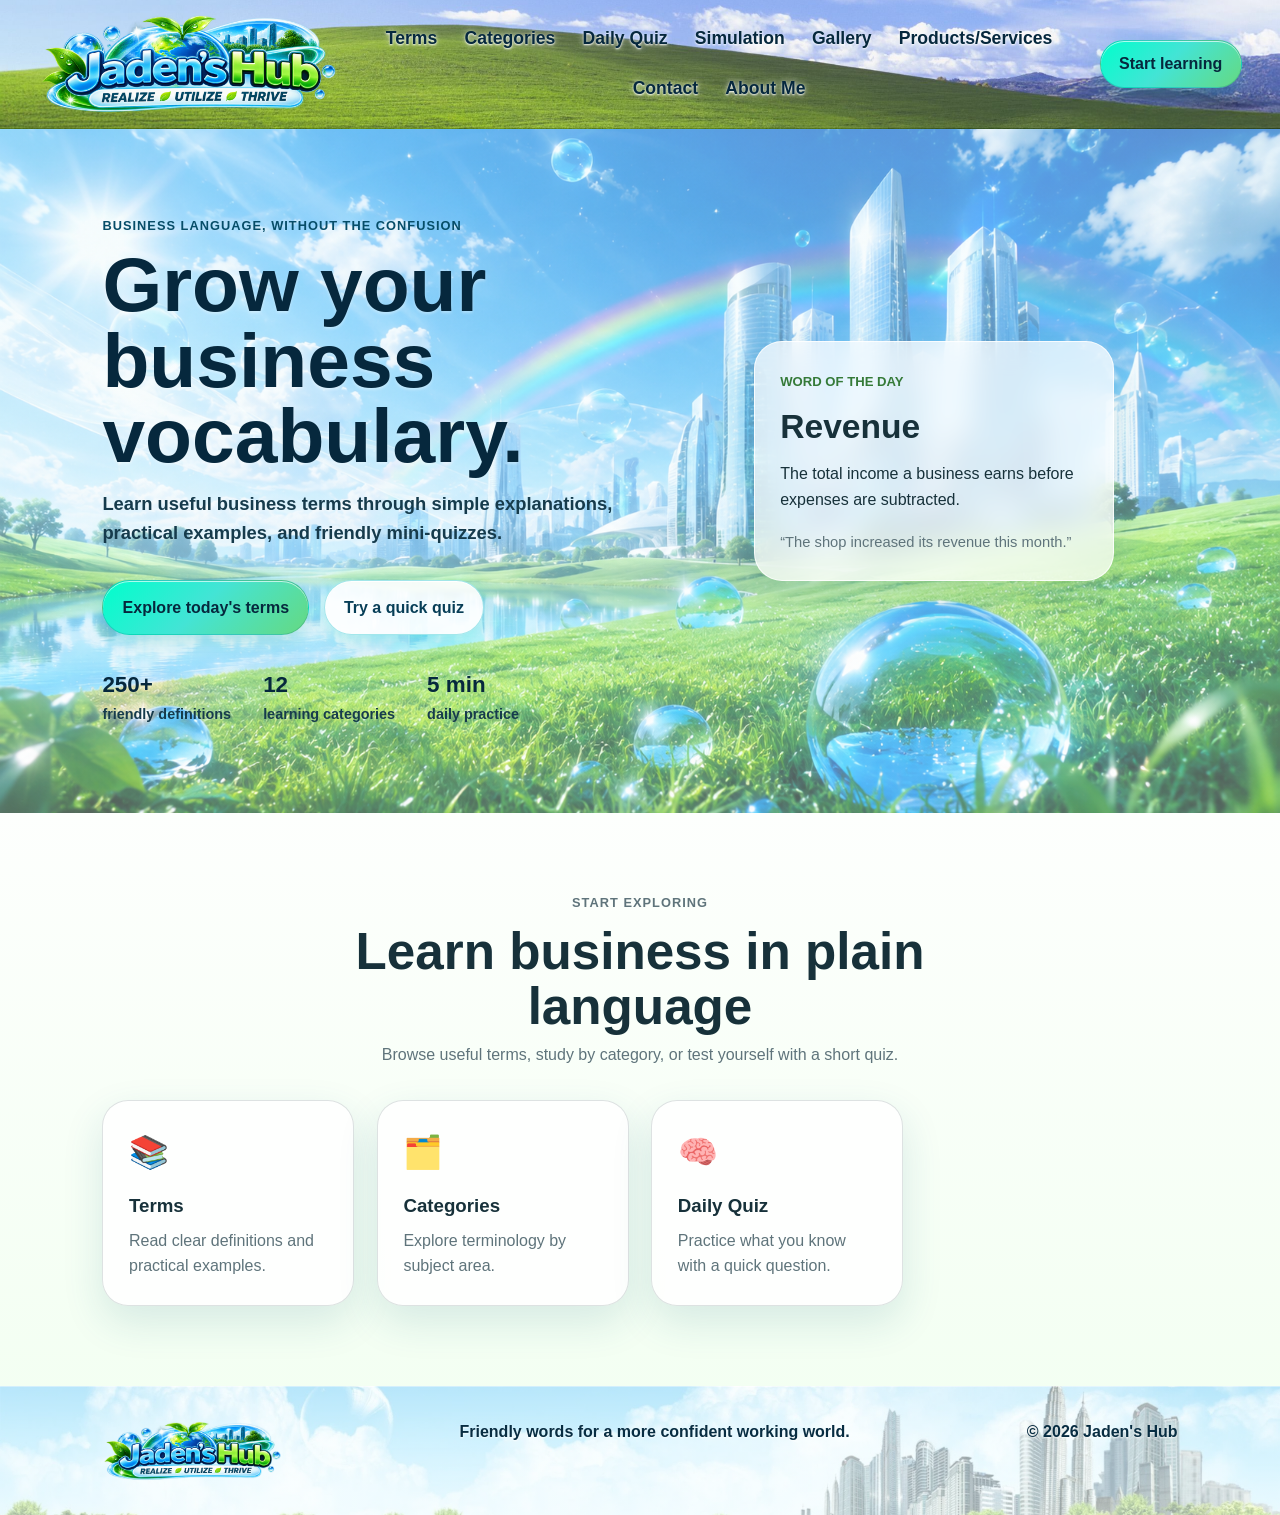
<file: index.html>
<!DOCTYPE html>
<html lang="en">
<head>
  <meta charset="UTF-8">
  <meta name="viewport" content="width=device-width, initial-scale=1.0">
  <meta name="description" content="Learn business terminology through friendly definitions, examples, and quizzes.">
  <title>Jaden's Hub - Business Terms Made Friendly</title>
  <link rel="stylesheet" href="Stylesheet.css">
</head>
<body>
  <header class="site-header">
    <a class="brand" href="index.html" aria-label="Jaden's Hub home">
      <span class="brand-icon" aria-hidden="true">🌱</span>
      <span>Jaden's Hub</span>
    </a>

    <button class="mobile-menu-toggle" type="button" aria-label="Open navigation menu" aria-expanded="false" aria-controls="mobile-navigation"><span class="hamburger-lines" aria-hidden="true"><span></span><span></span><span></span></span></button>
    <nav class="main-nav" id="mobile-navigation" aria-label="Main navigation">
      <a href="terms.html">Terms</a>
      <a href="categories.html">Categories</a>
      <a href="quiz.html">Daily Quiz</a>
      <a href="simulation.html">Simulation</a>
      <a href="gallery.html">Gallery</a>
      <a href="services.html">Products/Services</a>
      <a href="contact.html">Contact</a>
      <a href="about.html">About Me</a>
    </nav>

    <a class="button button-small" href="terms.html">Start learning</a>
  </header>
  <main>
    <section class="hero" id="home">
      <div class="bubble bubble-one" aria-hidden="true"></div>
      <div class="bubble bubble-two" aria-hidden="true"></div>
      <div class="bubble bubble-three" aria-hidden="true"></div>

      <div class="hero-content">
        <p class="eyebrow">Business language, without the confusion</p>
        <h1>Grow your business vocabulary.</h1>

        <p class="hero-description">
          Learn useful business terms through simple explanations,
          practical examples, and friendly mini-quizzes.
        </p>

        <div class="hero-actions">
          <a class="button" href="terms.html">Explore today's terms</a>
          <a class="button button-secondary quick-quiz-glow" href="quiz.html">Try a quick quiz</a>
        </div>

        <div class="learning-stats" aria-label="Learning statistics">
          <div>
            <strong>250+</strong>
            <span>friendly definitions</span>
          </div>
          <div>
            <strong>12</strong>
            <span>learning categories</span>
          </div>
          <div>
            <strong>5 min</strong>
            <span>daily practice</span>
          </div>
        </div>
      </div>

      <div class="hero-visual" aria-label="A cheerful business learning scene">
        <div class="sun" aria-hidden="true"></div>
        <div class="cloud cloud-left" aria-hidden="true"></div>
        <div class="cloud cloud-right" aria-hidden="true"></div>

        <div class="glass-card featured-word">
          <span class="card-label">Word of the day</span>
          <h2>Revenue</h2>
          <p>The total income a business earns before expenses are subtracted.</p>
          <span class="example">“The shop increased its revenue this month.”</span>
        </div>

        <div class="hill hill-back" aria-hidden="true"></div>
        <div class="hill hill-front" aria-hidden="true"></div>
        <div class="water" aria-hidden="true"></div>
      </div>
    </section>

    <section class="section">
      <div class="section-heading centered">
        <p class="eyebrow">Start exploring</p>
        <h2>Learn business in plain language</h2>
        <p>
          Browse useful terms, study by category, or test yourself with a short quiz.
        </p>
      </div>

      <div class="category-grid">
        <a class="category-card finance" href="terms.html">
          <span aria-hidden="true">📚</span>
          <h3>Terms</h3>
          <p>Read clear definitions and practical examples.</p>
        </a>

        <a class="category-card marketing" href="categories.html">
          <span aria-hidden="true">🗂️</span>
          <h3>Categories</h3>
          <p>Explore terminology by subject area.</p>
        </a>

        <a class="category-card strategy" href="quiz.html">
          <span aria-hidden="true">🧠</span>
          <h3>Daily Quiz</h3>
          <p>Practice what you know with a quick question.</p>
        </a>
      </div>
    </section>
  </main>
  <footer class="site-footer">
    <a class="brand" href="index.html" aria-label="Jaden's Hub home">
      <span class="brand-icon" aria-hidden="true">🌱</span>
      <span>Jaden's Hub</span>
    </a>

    <p>Friendly words for a more confident working world.</p>
    <p>&copy; 2026 Jaden's Hub</p>
  </footer>
  <script src="mobile-menu.js" defer></script>
</body>
</html>
</file>
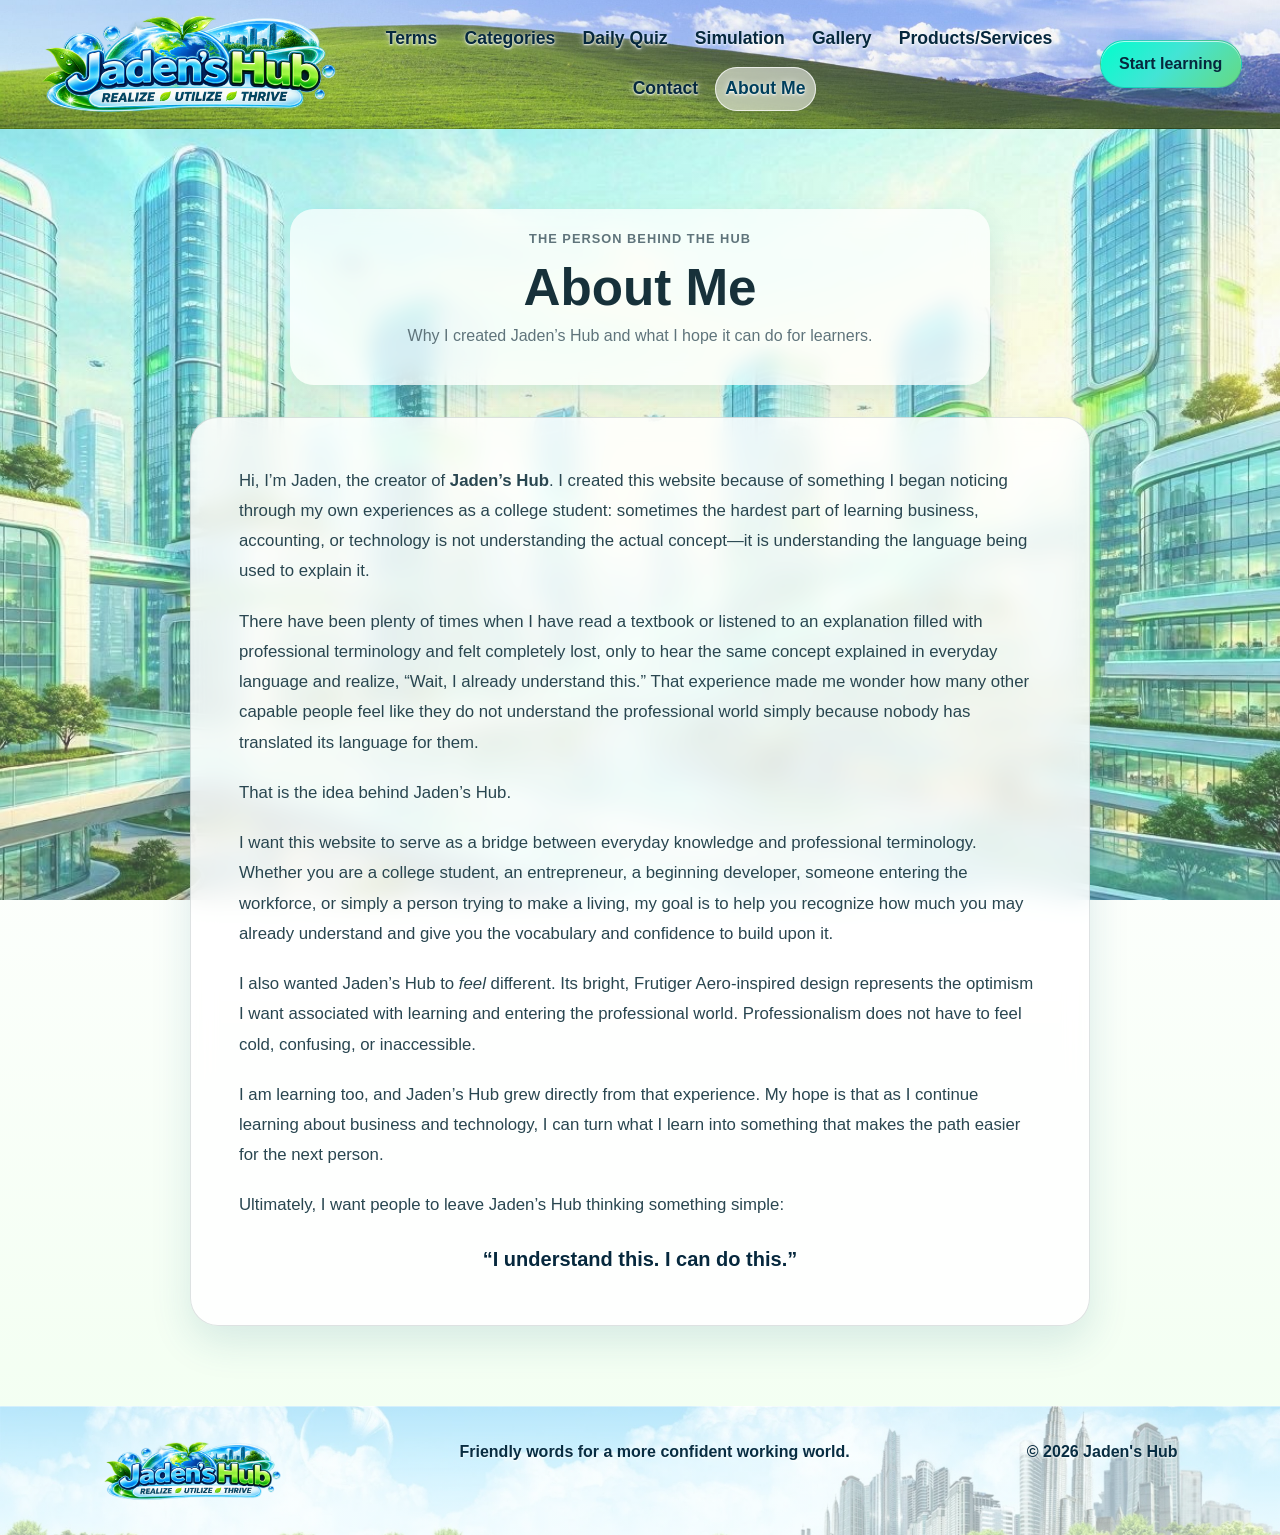
<file: about.html>
<!DOCTYPE html>
<html lang="en">
<head>
  <meta charset="UTF-8">
  <meta name="viewport" content="width=device-width, initial-scale=1.0">
  <meta name="description" content="Meet Jaden, the creator of Jaden's Hub, and learn why the site was created.">
  <title>About Me - Jaden's Hub</title>
  <link rel="stylesheet" href="Stylesheet.css">
</head>
<body>
  <header class="site-header">
    <a class="brand" href="index.html" aria-label="Jaden's Hub home">
      <span class="brand-icon" aria-hidden="true">🌱</span>
      <span>Jaden's Hub</span>
    </a>

    <button class="mobile-menu-toggle" type="button" aria-label="Open navigation menu" aria-expanded="false" aria-controls="mobile-navigation"><span class="hamburger-lines" aria-hidden="true"><span></span><span></span><span></span></span></button>
    <nav class="main-nav" id="mobile-navigation" aria-label="Main navigation">
      <a href="terms.html">Terms</a>
      <a href="categories.html">Categories</a>
      <a href="quiz.html">Daily Quiz</a>
      <a href="simulation.html">Simulation</a>
      <a href="gallery.html">Gallery</a>
      <a href="services.html">Products/Services</a>
      <a href="contact.html">Contact</a>
      <a href="about.html" aria-current="page">About Me</a>
    </nav>

    <a class="button button-small" href="terms.html">Start learning</a>
  </header>

  <main>
    <section class="section about-section">
      <div class="section-heading centered">
        <p class="eyebrow">The person behind the Hub</p>
        <h1>About Me</h1>
        <p>Why I created Jaden’s Hub and what I hope it can do for learners.</p>
      </div>

      <article class="about-card">
          <p>Hi, I’m Jaden, the creator of <strong>Jaden’s Hub</strong>. I created this website because of something I began noticing through my own experiences as a college student: sometimes the hardest part of learning business, accounting, or technology is not understanding the actual concept—it is understanding the language being used to explain it.</p>
          <p>There have been plenty of times when I have read a textbook or listened to an explanation filled with professional terminology and felt completely lost, only to hear the same concept explained in everyday language and realize, “Wait, I already understand this.” That experience made me wonder how many other capable people feel like they do not understand the professional world simply because nobody has translated its language for them.</p>
          <p>That is the idea behind Jaden’s Hub.</p>
          <p>I want this website to serve as a bridge between everyday knowledge and professional terminology. Whether you are a college student, an entrepreneur, a beginning developer, someone entering the workforce, or simply a person trying to make a living, my goal is to help you recognize how much you may already understand and give you the vocabulary and confidence to build upon it.</p>
          <p>I also wanted Jaden’s Hub to <em>feel</em> different. Its bright, Frutiger Aero-inspired design represents the optimism I want associated with learning and entering the professional world. Professionalism does not have to feel cold, confusing, or inaccessible.</p>
          <p>I am learning too, and Jaden’s Hub grew directly from that experience. My hope is that as I continue learning about business and technology, I can turn what I learn into something that makes the path easier for the next person.</p>
          <p>Ultimately, I want people to leave Jaden’s Hub thinking something simple:</p>
          <p><strong>“I understand this. I can do this.”</strong></p>
      </article>
    </section>
  </main>

  <footer class="site-footer">
    <a class="brand" href="index.html" aria-label="Jaden's Hub home">
      <span class="brand-icon" aria-hidden="true">🌱</span>
      <span>Jaden's Hub</span>
    </a>

    <nav class="footer-nav" aria-label="Footer navigation">
      <a href="terms.html">Terms</a>
      <a href="categories.html">Categories</a>
      <a href="quiz.html">Daily Quiz</a>
      <a href="simulation.html">Simulation</a>
      <a href="gallery.html">Gallery</a>
      <a href="services.html">Products/Services</a>
      <a href="contact.html">Contact</a>
      <a href="about.html" aria-current="page">About Me</a>
    </nav>

    <p>Friendly words for a more confident working world.</p>
    <p>&copy; 2026 Jaden's Hub</p>
  </footer>
  <script src="mobile-menu.js" defer></script>
</body>
</html>
</file>
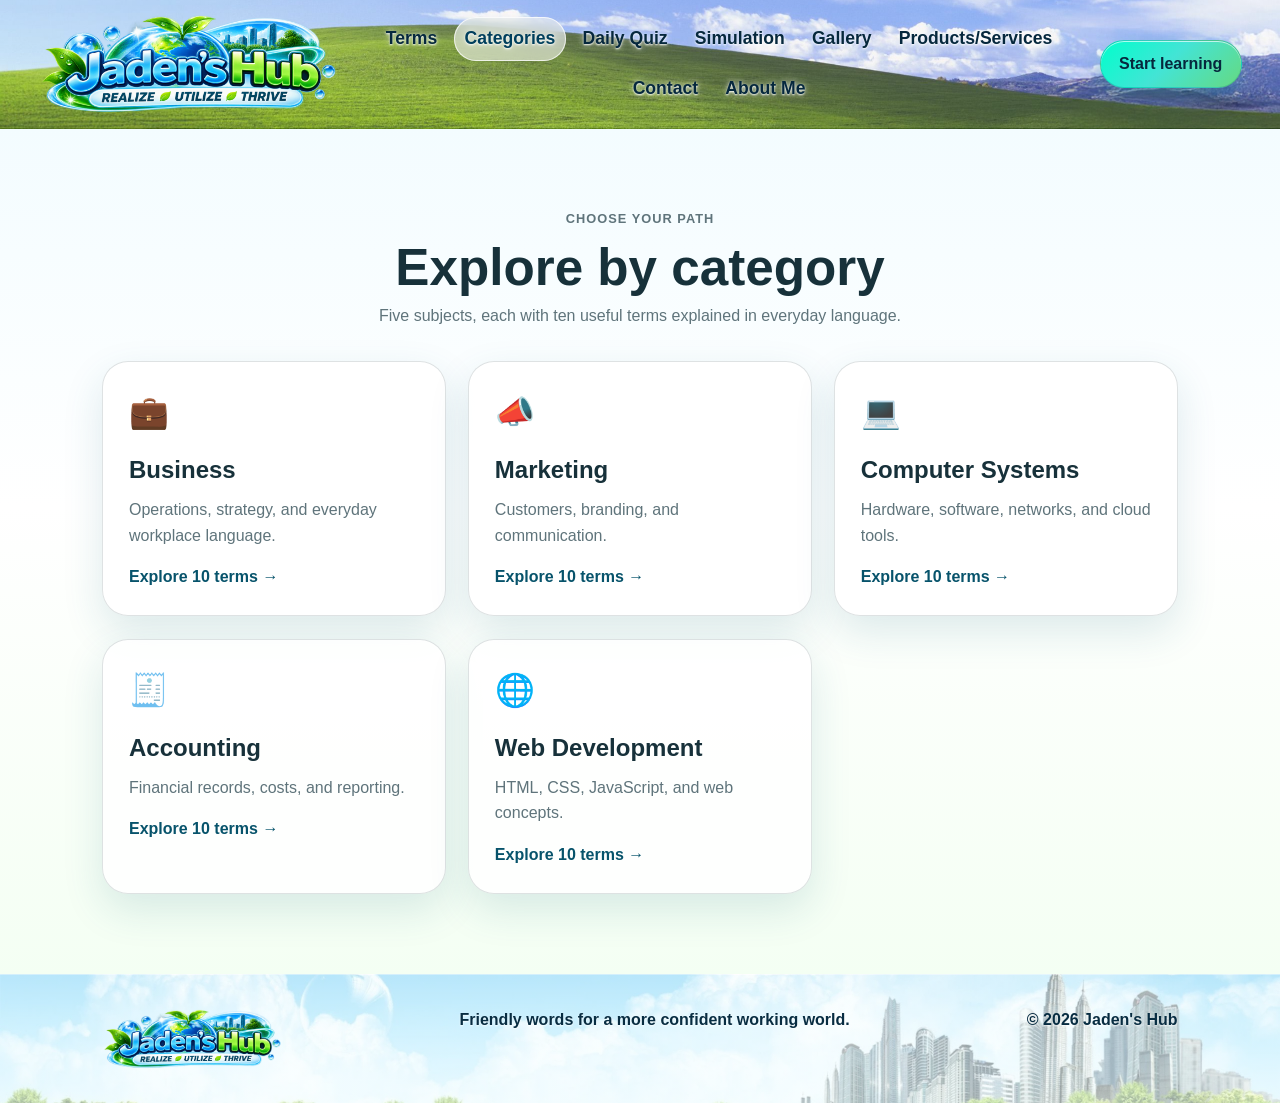
<file: categories.html>
<!DOCTYPE html>
<html lang="en">
<head>
  <meta charset="UTF-8">
  <meta name="viewport" content="width=device-width, initial-scale=1.0">
  <meta name="description" content="Explore business vocabulary by category on Jaden's Hub.">
  <title>Categories - Jaden's Hub</title>
  <link rel="stylesheet" href="Stylesheet.css">
</head>
<body>
  <header class="site-header">
    <a class="brand" href="index.html" aria-label="Jaden's Hub home">
      <span class="brand-icon" aria-hidden="true">🌱</span>
      <span>Jaden's Hub</span>
    </a>

    <button class="mobile-menu-toggle" type="button" aria-label="Open navigation menu" aria-expanded="false" aria-controls="mobile-navigation"><span class="hamburger-lines" aria-hidden="true"><span></span><span></span><span></span></span></button>
    <nav class="main-nav" id="mobile-navigation" aria-label="Main navigation">
      <a href="terms.html">Terms</a>
      <a href="categories.html" aria-current="page">Categories</a>
      <a href="quiz.html">Daily Quiz</a>
      <a href="simulation.html">Simulation</a>
      <a href="gallery.html">Gallery</a>
      <a href="services.html">Products/Services</a>
      <a href="contact.html">Contact</a>
      <a href="about.html">About Me</a>
    </nav>

    <a class="button button-small" href="terms.html">Start learning</a>
  </header>
  <main><section class="section categories-section"><div class="section-heading centered"><p class="eyebrow">Choose your path</p><h1>Explore by category</h1><p>Five subjects, each with ten useful terms explained in everyday language.</p></div><div class="category-grid hub-category-grid"><a class="category-card" href="terms.html?category=Business"><span aria-hidden="true">💼</span><h2>Business</h2><p>Operations, strategy, and everyday workplace language.</p><strong>Explore 10 terms →</strong></a>
<a class="category-card" href="terms.html?category=Marketing"><span aria-hidden="true">📣</span><h2>Marketing</h2><p>Customers, branding, and communication.</p><strong>Explore 10 terms →</strong></a>
<a class="category-card" href="terms.html?category=Computer%20Systems"><span aria-hidden="true">💻</span><h2>Computer Systems</h2><p>Hardware, software, networks, and cloud tools.</p><strong>Explore 10 terms →</strong></a>
<a class="category-card" href="terms.html?category=Accounting"><span aria-hidden="true">🧾</span><h2>Accounting</h2><p>Financial records, costs, and reporting.</p><strong>Explore 10 terms →</strong></a>
<a class="category-card" href="terms.html?category=Web%20Development"><span aria-hidden="true">🌐</span><h2>Web Development</h2><p>HTML, CSS, JavaScript, and web concepts.</p><strong>Explore 10 terms →</strong></a></div></section></main>
  <footer class="site-footer">
    <a class="brand" href="index.html" aria-label="Jaden's Hub home">
      <span class="brand-icon" aria-hidden="true">🌱</span>
      <span>Jaden's Hub</span>
    </a>

    <nav class="footer-nav" aria-label="Footer navigation">
      <a href="terms.html">Terms</a>
      <a href="categories.html" aria-current="page">Categories</a>
      <a href="quiz.html">Daily Quiz</a>
      <a href="simulation.html">Simulation</a>
      <a href="gallery.html">Gallery</a>
      <a href="services.html">Products/Services</a>
      <a href="contact.html">Contact</a>
      <a href="about.html">About Me</a>
    </nav>

    <p>Friendly words for a more confident working world.</p>
    <p>&copy; 2026 Jaden's Hub</p>
  </footer>
  <script src="mobile-menu.js" defer></script>
</body>
</html>
</file>
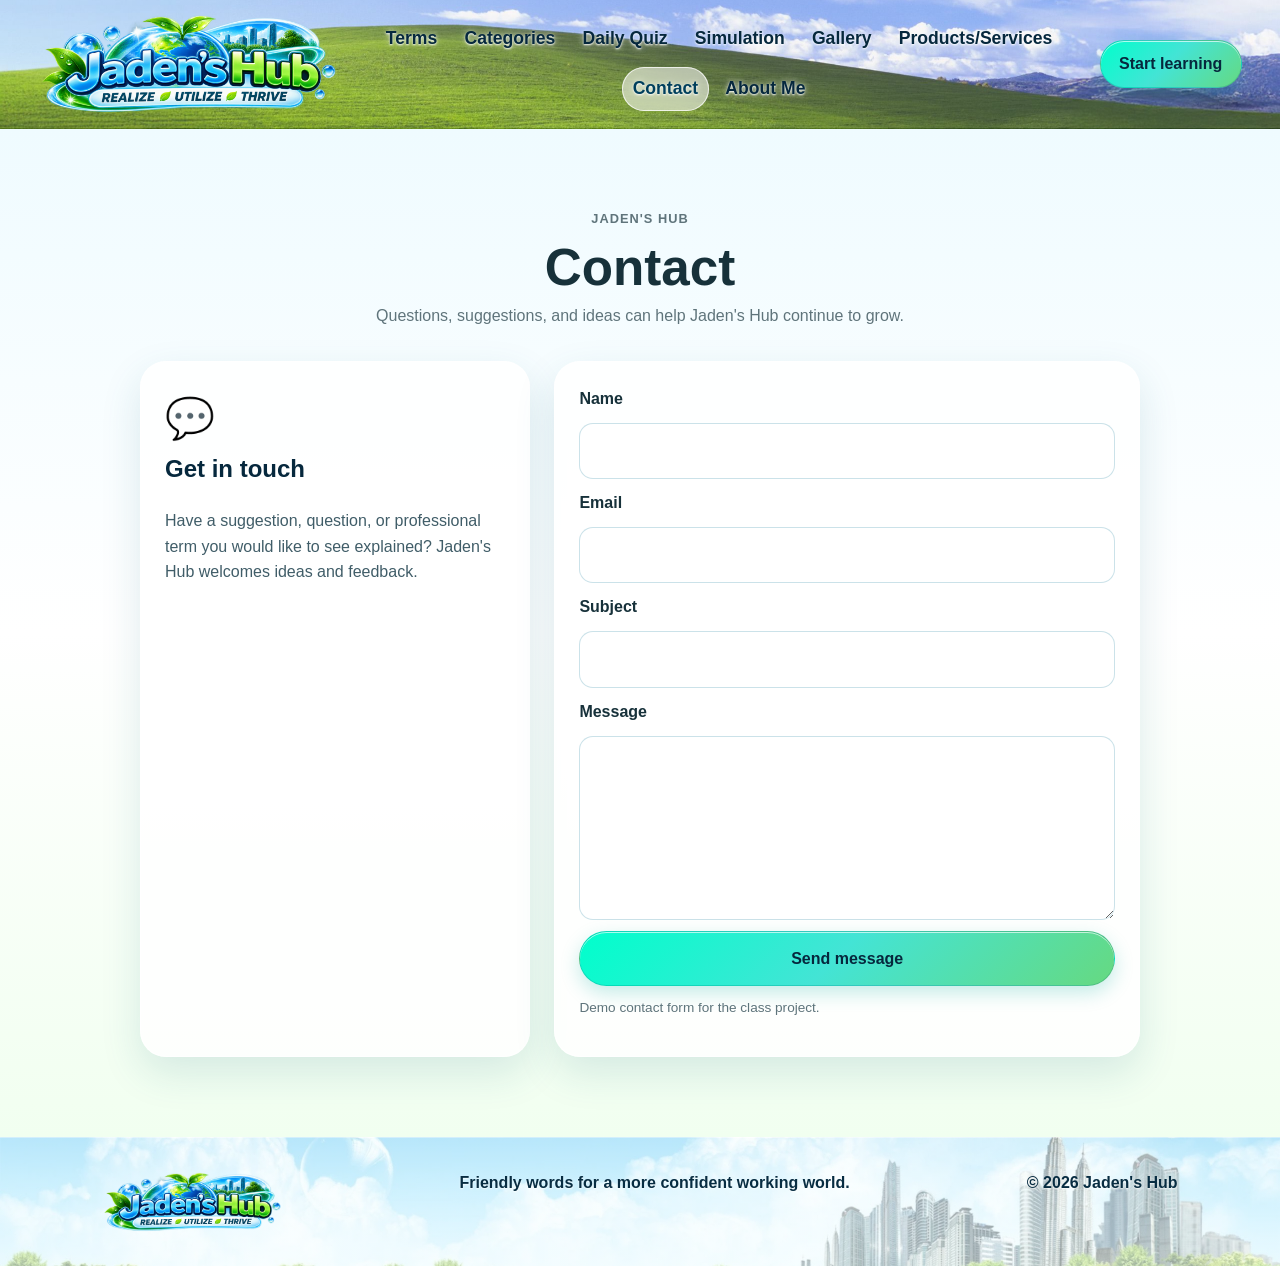
<file: contact.html>
<!DOCTYPE html>
<html lang="en"><head><meta charset="UTF-8"><meta name="viewport" content="width=device-width, initial-scale=1.0">
<title>Contact - Jaden's Hub</title><link rel="stylesheet" href="Stylesheet.css"></head><body>
<header class="site-header"><a class="brand" href="index.html" aria-label="Jaden's Hub home"><span>Jaden's Hub</span></a>
<button class="mobile-menu-toggle" type="button" aria-label="Open navigation menu" aria-expanded="false" aria-controls="mobile-navigation"><span class="hamburger-lines" aria-hidden="true"><span></span><span></span><span></span></span></button>
    <nav class="main-nav" id="mobile-navigation" aria-label="Main navigation">
      <a href="terms.html">Terms</a>
      <a href="categories.html">Categories</a>
      <a href="quiz.html">Daily Quiz</a>
      <a href="simulation.html">Simulation</a>
      <a href="gallery.html">Gallery</a>
      <a href="services.html">Products/Services</a>
      <a href="contact.html" aria-current="page">Contact</a>
      <a href="about.html">About Me</a>
</nav><a class="button button-small" href="terms.html">Start learning</a></header>
<main><section class="section feature-page"><div class="section-heading centered"><p class="eyebrow">Jaden's Hub</p><h1>Contact</h1><p>Questions, suggestions, and ideas can help Jaden's Hub continue to grow.</p></div><div class="contact-layout"><article class="new-card"><span>💬</span><h2>Get in touch</h2><p>Have a suggestion, question, or professional term you would like to see explained? Jaden's Hub welcomes ideas and feedback.</p></article>
<form class="contact-form" action="#" method="post"><label for="name">Name</label><input id="name" name="name" type="text" required>
<label for="email">Email</label><input id="email" name="email" type="email" required><label for="subject">Subject</label><input id="subject" name="subject" type="text">
<label for="message">Message</label><textarea id="message" name="message" rows="6" required></textarea><button class="button" type="submit">Send message</button><p class="form-note">Demo contact form for the class project.</p></form></div></section></main>
<footer class="site-footer"><a class="brand" href="index.html" aria-label="Jaden's Hub home"><span>Jaden's Hub</span></a><nav class="footer-nav">      <a href="terms.html">Terms</a>
      <a href="categories.html">Categories</a>
      <a href="quiz.html">Daily Quiz</a>
      <a href="simulation.html">Simulation</a>
      <a href="gallery.html">Gallery</a>
      <a href="services.html">Products/Services</a>
      <a href="contact.html" aria-current="page">Contact</a>
      <a href="about.html">About Me</a></nav><p>Friendly words for a more confident working world.</p><p>&copy; 2026 Jaden's Hub</p></footer>  <script src="mobile-menu.js" defer></script>
</body></html>
</file>
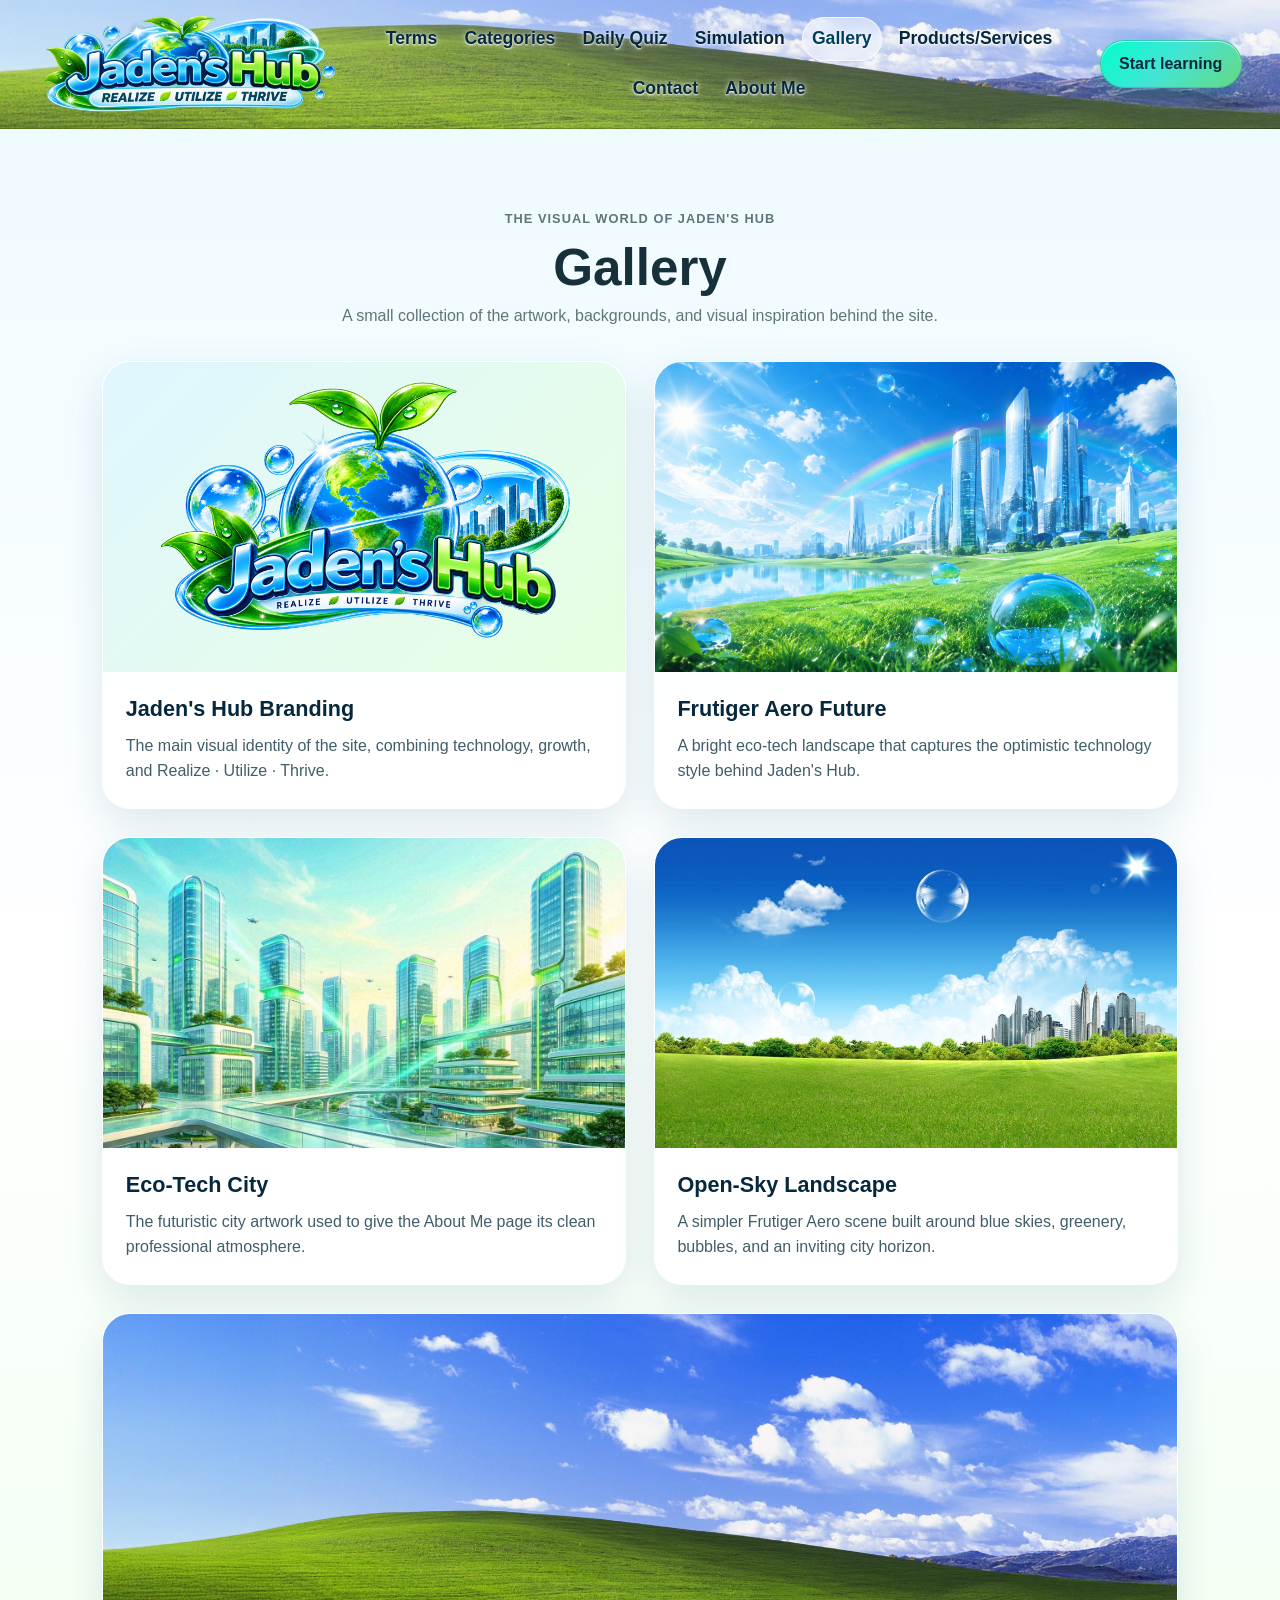
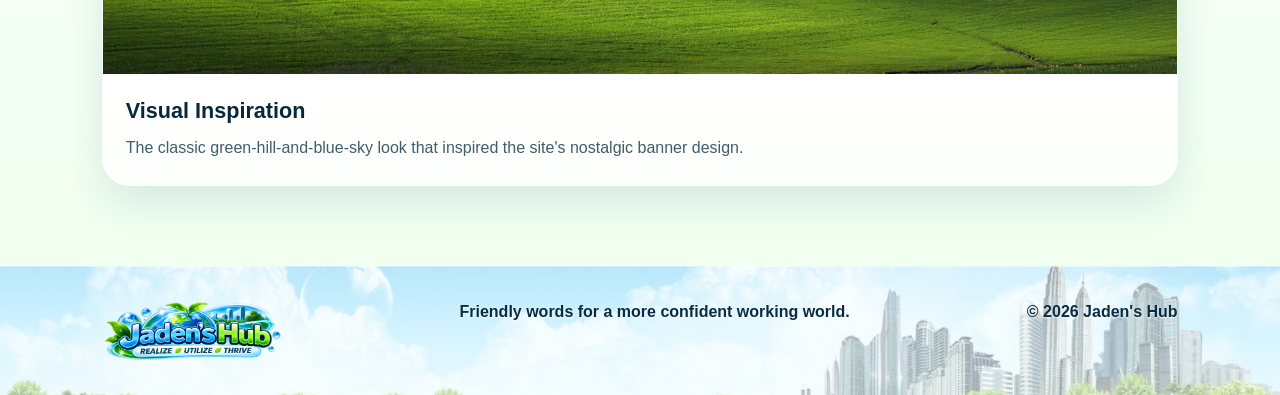
<file: gallery.html>
<!DOCTYPE html>
<html lang="en"><head><meta charset="UTF-8"><meta name="viewport" content="width=device-width, initial-scale=1.0">
<title>Gallery - Jaden's Hub</title><link rel="stylesheet" href="Stylesheet.css"></head><body>
<header class="site-header"><a class="brand" href="index.html" aria-label="Jaden's Hub home"><span>Jaden's Hub</span></a>
<button class="mobile-menu-toggle" type="button" aria-label="Open navigation menu" aria-expanded="false" aria-controls="mobile-navigation"><span class="hamburger-lines" aria-hidden="true"><span></span><span></span><span></span></span></button>
    <nav class="main-nav" id="mobile-navigation" aria-label="Main navigation">
      <a href="terms.html">Terms</a>
      <a href="categories.html">Categories</a>
      <a href="quiz.html">Daily Quiz</a>
      <a href="simulation.html">Simulation</a>
      <a href="gallery.html" aria-current="page">Gallery</a>
      <a href="services.html">Products/Services</a>
      <a href="contact.html">Contact</a>
      <a href="about.html">About Me</a>
</nav><a class="button button-small" href="terms.html">Start learning</a></header>
<main><section class="section visual-gallery-page"><div class="section-heading centered"><p class="eyebrow">The visual world of Jaden's Hub</p><h1>Gallery</h1><p>A small collection of the artwork, backgrounds, and visual inspiration behind the site.</p></div><div class="visual-gallery-grid"><figure class="visual-gallery-card"><img src="gallery-logo.png" alt="Jaden's Hub logo with a globe, green leaves, bubbles, and a futuristic city"><figcaption><h2>Jaden's Hub Branding</h2><p>The main visual identity of the site, combining technology, growth, and Realize · Utilize · Thrive.</p></figcaption></figure>
<figure class="visual-gallery-card"><img src="gallery-future-city.png" alt="Bright futuristic city beside green grass and water under a blue sky with bubbles"><figcaption><h2>Frutiger Aero Future</h2><p>A bright eco-tech landscape that captures the optimistic technology style behind Jaden's Hub.</p></figcaption></figure>
<figure class="visual-gallery-card"><img src="gallery-eco-city.jpg" alt="Green and glass futuristic city with elevated walkways and trees"><figcaption><h2>Eco-Tech City</h2><p>The futuristic city artwork used to give the About Me page its clean professional atmosphere.</p></figcaption></figure>
<figure class="visual-gallery-card"><img src="gallery-landscape.png" alt="Blue sky, green field, distant city skyline, sunlight, and floating bubbles"><figcaption><h2>Open-Sky Landscape</h2><p>A simpler Frutiger Aero scene built around blue skies, greenery, bubbles, and an inviting city horizon.</p></figcaption></figure>
<figure class="visual-gallery-card gallery-wide"><img src="gallery-xp-hill.png" alt="Classic green rolling hill beneath a bright blue sky with white clouds"><figcaption><h2>Visual Inspiration</h2><p>The classic green-hill-and-blue-sky look that inspired the site's nostalgic banner design.</p></figcaption></figure>
</div></section></main>
<footer class="site-footer"><a class="brand" href="index.html" aria-label="Jaden's Hub home"><span>Jaden's Hub</span></a><nav class="footer-nav">      <a href="terms.html">Terms</a>
      <a href="categories.html">Categories</a>
      <a href="quiz.html">Daily Quiz</a>
      <a href="simulation.html">Simulation</a>
      <a href="gallery.html" aria-current="page">Gallery</a>
      <a href="services.html">Products/Services</a>
      <a href="contact.html">Contact</a>
      <a href="about.html">About Me</a></nav><p>Friendly words for a more confident working world.</p><p>&copy; 2026 Jaden's Hub</p></footer>  <script src="mobile-menu.js" defer></script>
</body></html>
</file>
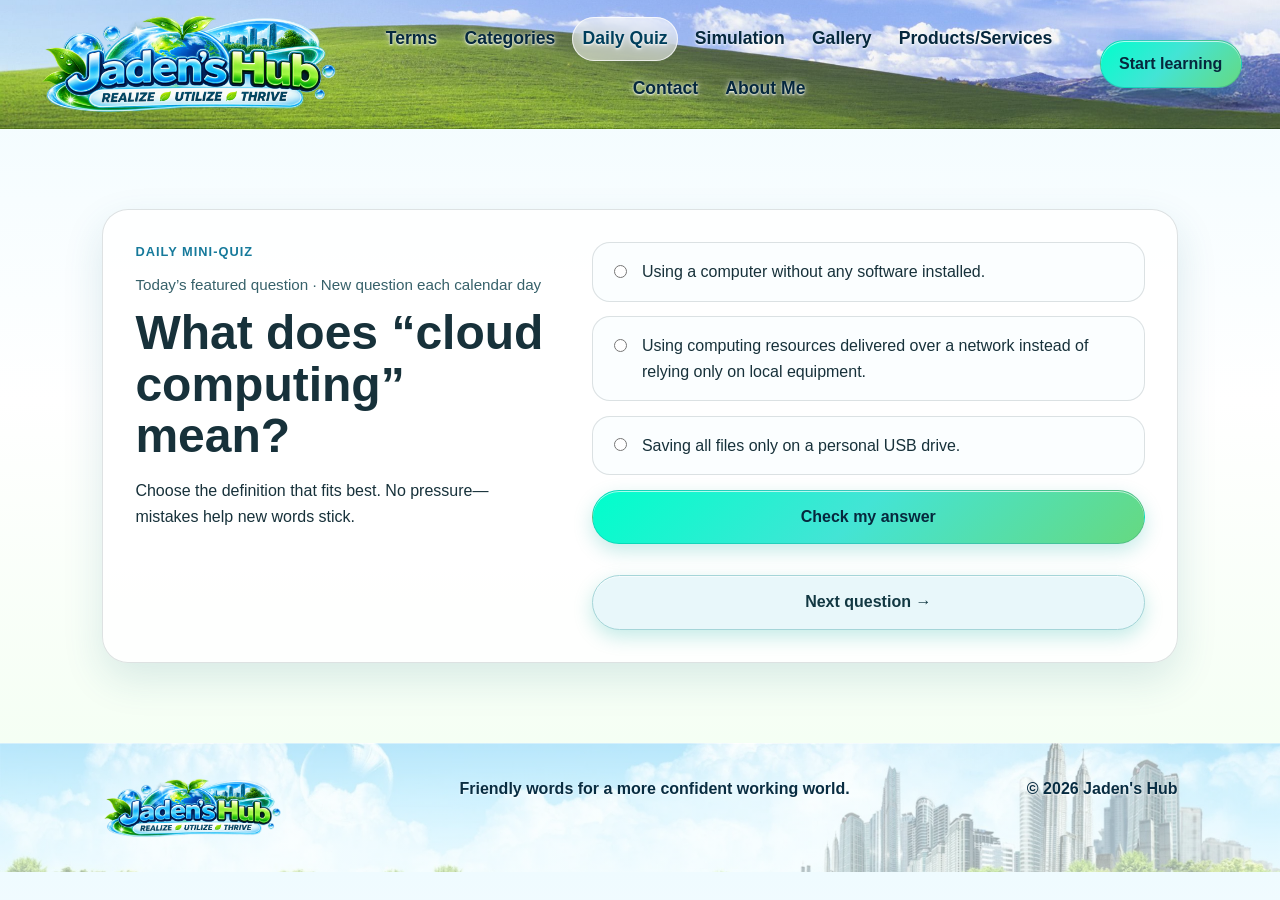
<file: quiz.html>
<!DOCTYPE html>
<html lang="en">
<head>
  <meta charset="UTF-8">
  <meta name="viewport" content="width=device-width, initial-scale=1.0">
  <meta name="description" content="Test your business vocabulary with a friendly daily mini-quiz.">
  <title>Daily Quiz - Jaden's Hub</title>
  <link rel="stylesheet" href="Stylesheet.css">
</head>
<body>
  <header class="site-header">
    <a class="brand" href="index.html" aria-label="Jaden's Hub home">
      <span class="brand-icon" aria-hidden="true">🌱</span>
      <span>Jaden's Hub</span>
    </a>

    <button class="mobile-menu-toggle" type="button" aria-label="Open navigation menu" aria-expanded="false" aria-controls="mobile-navigation"><span class="hamburger-lines" aria-hidden="true"><span></span><span></span><span></span></span></button>
    <nav class="main-nav" id="mobile-navigation" aria-label="Main navigation">
      <a href="terms.html">Terms</a>
      <a href="categories.html">Categories</a>
      <a href="quiz.html" aria-current="page">Daily Quiz</a>
      <a href="simulation.html">Simulation</a>
      <a href="gallery.html">Gallery</a>
      <a href="services.html">Products/Services</a>
      <a href="contact.html">Contact</a>
      <a href="about.html">About Me</a>
    </nav>

    <a class="button button-small" href="terms.html">Start learning</a>
  </header>
  <main>
    <section class="section quiz-section">
      <div class="quiz-card">
        <div class="quiz-copy">
          <p class="eyebrow">Daily mini-quiz</p>
          <p id="quiz-day-label" style="margin:0 0 .6rem; font-size:.95rem; color:#37616a;">A new featured question every day · Keep practicing anytime</p>
          <h1 id="quiz-question">What does “break-even” mean?</h1>
          <p>
            Choose the definition that fits best. No pressure—mistakes
            help new words stick.
          </p>
        </div>

        <form class="quiz-options" id="daily-quiz-form">
          <div id="quiz-answers" style="display:contents;">
            <label><input type="radio" name="daily-answer" value="0"><span>Loading question…</span></label>
          </div>
          <button class="button" type="submit">Check my answer</button>
          <p id="quiz-feedback" role="status" aria-live="polite" style="display:none; margin-top:1rem; padding:1rem 1.25rem; border-radius:1rem; background:#eafaf7; color:#123842; font-weight:600; line-height:1.5;"></p>
          <button id="next-quiz-question" class="button" type="button" style="margin-top:1rem; background:#e8f7fa; color:#123842; border:1px solid #a5d5d8;">Next question →</button>
        </form>
      </div>
    </section>
  </main>
  <footer class="site-footer">
    <a class="brand" href="index.html" aria-label="Jaden's Hub home">
      <span class="brand-icon" aria-hidden="true">🌱</span>
      <span>Jaden's Hub</span>
    </a>

    <nav class="footer-nav" aria-label="Footer navigation">
      <a href="terms.html">Terms</a>
      <a href="categories.html">Categories</a>
      <a href="quiz.html" aria-current="page">Daily Quiz</a>
      <a href="simulation.html">Simulation</a>
      <a href="gallery.html">Gallery</a>
      <a href="services.html">Products/Services</a>
      <a href="contact.html">Contact</a>
      <a href="about.html">About Me</a>
    </nav>

    <p>Friendly words for a more confident working world.</p>
    <p>&copy; 2026 Jaden's Hub</p>
  </footer>
  <script src="mobile-menu.js" defer></script>
  <script src="quiz.js" defer></script>
</body>
</html>
</file>
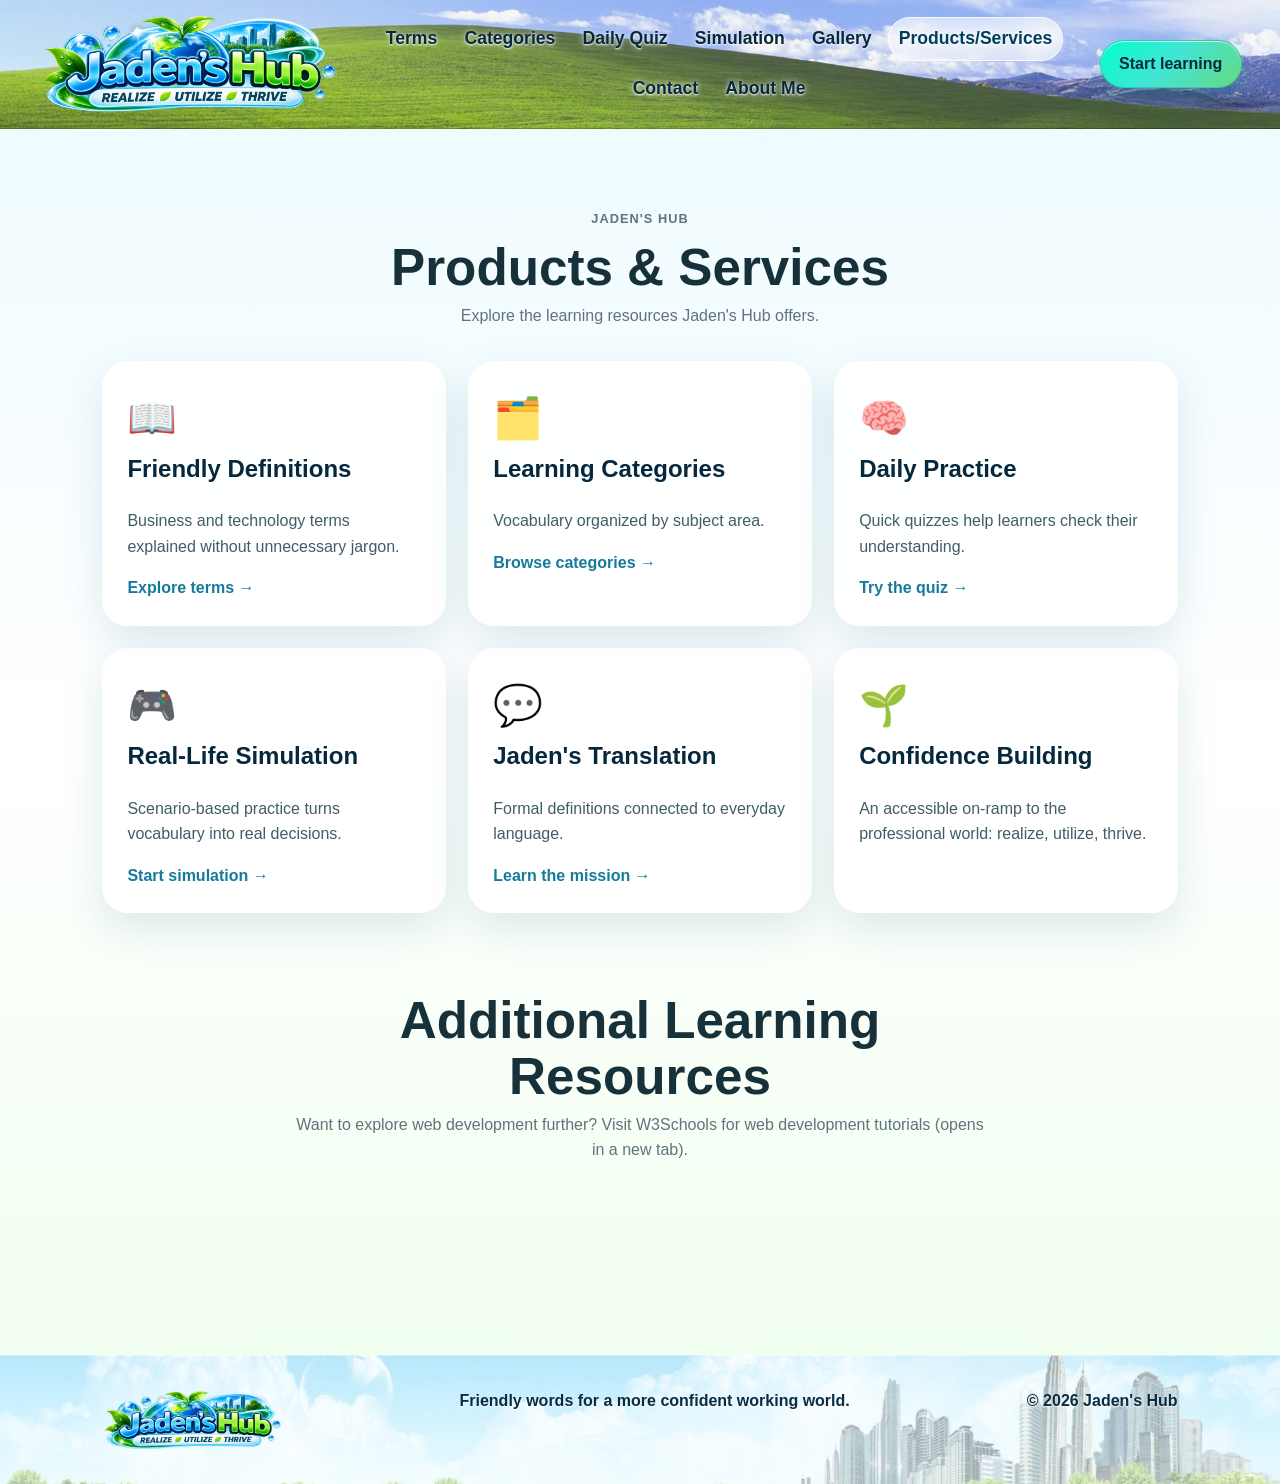
<file: services.html>
<!DOCTYPE html>
<html lang="en"><head><meta charset="UTF-8"><meta name="viewport" content="width=device-width, initial-scale=1.0">
<title>Products & Services - Jaden's Hub</title><link rel="stylesheet" href="Stylesheet.css"></head><body>
<header class="site-header"><a class="brand" href="index.html" aria-label="Jaden's Hub home"><span>Jaden's Hub</span></a>
<button class="mobile-menu-toggle" type="button" aria-label="Open navigation menu" aria-expanded="false" aria-controls="mobile-navigation"><span class="hamburger-lines" aria-hidden="true"><span></span><span></span><span></span></span></button>
    <nav class="main-nav" id="mobile-navigation" aria-label="Main navigation">
      <a href="terms.html">Terms</a>
      <a href="categories.html">Categories</a>
      <a href="quiz.html">Daily Quiz</a>
      <a href="simulation.html">Simulation</a>
      <a href="gallery.html">Gallery</a>
      <a href="services.html" aria-current="page">Products/Services</a>
      <a href="contact.html">Contact</a>
      <a href="about.html">About Me</a>
</nav><a class="button button-small" href="terms.html">Start learning</a></header>
<main><section class="section feature-page"><div class="section-heading centered"><p class="eyebrow">Jaden's Hub</p><h1>Products & Services</h1><p>Explore the learning resources Jaden's Hub offers.</p></div><div class="new-grid">
<article class="new-card"><span>📖</span><h2>Friendly Definitions</h2><p>Business and technology terms explained without unnecessary jargon.</p><a href="terms.html">Explore terms →</a></article>
<article class="new-card"><span>🗂️</span><h2>Learning Categories</h2><p>Vocabulary organized by subject area.</p><a href="categories.html">Browse categories →</a></article>
<article class="new-card"><span>🧠</span><h2>Daily Practice</h2><p>Quick quizzes help learners check their understanding.</p><a href="quiz.html">Try the quiz →</a></article>
<article class="new-card"><span>🎮</span><h2>Real-Life Simulation</h2><p>Scenario-based practice turns vocabulary into real decisions.</p><a href="simulation.html">Start simulation →</a></article>
<article class="new-card"><span>💬</span><h2>Jaden's Translation</h2><p>Formal definitions connected to everyday language.</p><a href="about.html">Learn the mission →</a></article>
<article class="new-card"><span>🌱</span><h2>Confidence Building</h2><p>An accessible on-ramp to the professional world: realize, utilize, thrive.</p></article></div><section class="section" aria-labelledby="external-resources-heading"><div class="section-heading centered"><h2 id="external-resources-heading">Additional Learning Resources</h2><p>Want to explore web development further? <a href="https://www.w3schools.com/" target="_blank" rel="noopener noreferrer">Visit W3Schools for web development tutorials (opens in a new tab)</a>.</p></div></section></section></main>
<footer class="site-footer"><a class="brand" href="index.html" aria-label="Jaden's Hub home"><span>Jaden's Hub</span></a><nav class="footer-nav">      <a href="terms.html">Terms</a>
      <a href="categories.html">Categories</a>
      <a href="quiz.html">Daily Quiz</a>
      <a href="simulation.html">Simulation</a>
      <a href="gallery.html">Gallery</a>
      <a href="services.html" aria-current="page">Products/Services</a>
      <a href="contact.html">Contact</a>
      <a href="about.html">About Me</a></nav><p>Friendly words for a more confident working world.</p><p>&copy; 2026 Jaden's Hub</p></footer>  <script src="mobile-menu.js" defer></script>
</body></html>
</file>
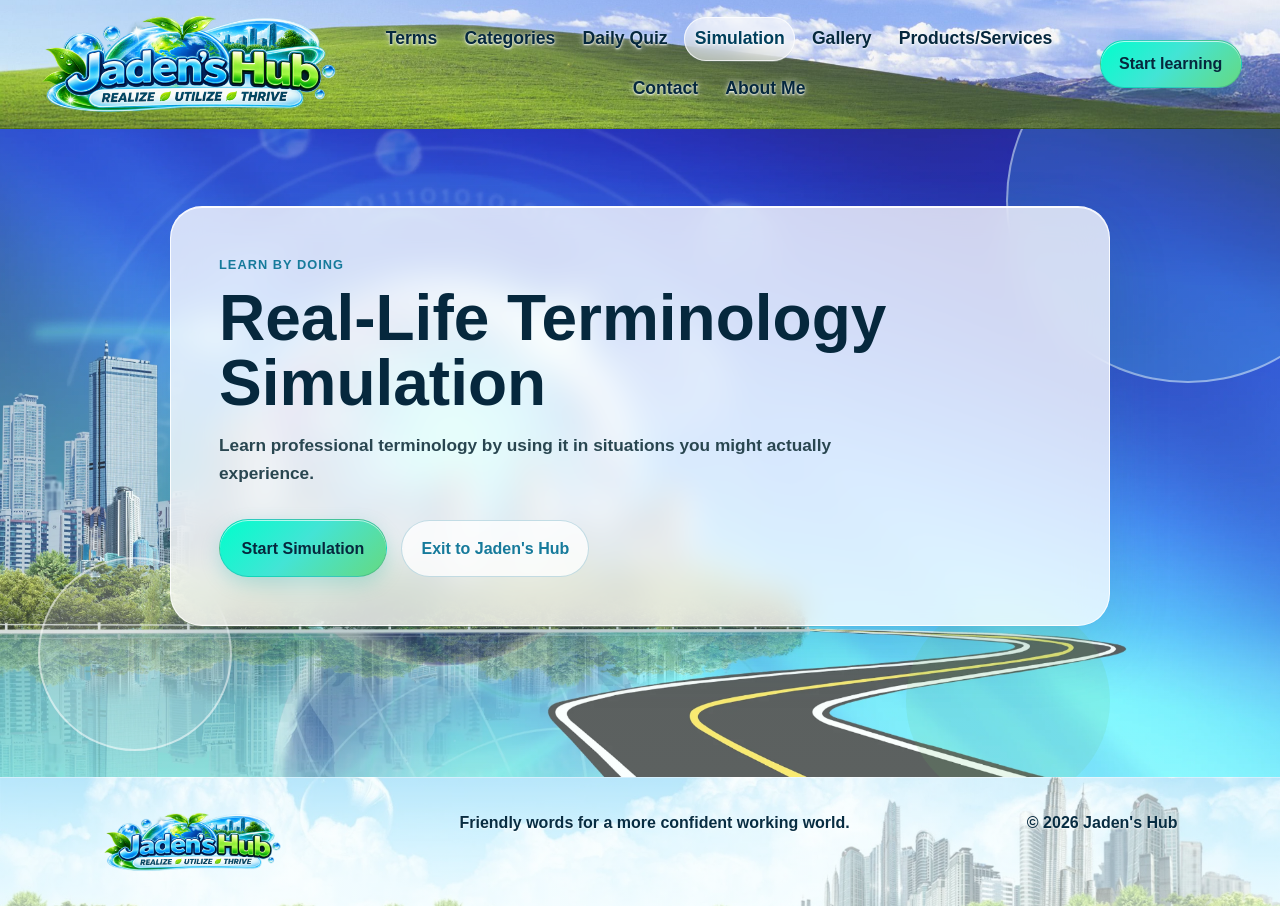
<file: simulation.html>
<!DOCTYPE html>
<html lang="en">

<head>
  <meta charset="UTF-8">
  <meta name="viewport" content="width=device-width, initial-scale=1.0">
  <meta name="description" content="Practice business, accounting, marketing, computer information systems, and web development terminology through real-life scenarios.">
  <title>Real-Life Simulation | Jaden's Hub</title>
  <link rel="stylesheet" href="Stylesheet.css">
</head>

<body class="simulation-page">

  <header class="site-header">
    <a class="brand" href="index.html" aria-label="Jaden's Hub home">
      <span class="brand-icon" aria-hidden="true">🌱</span>
      <span>Jaden's Hub</span>
    </a>

    <button class="mobile-menu-toggle" type="button" aria-label="Open navigation menu" aria-expanded="false" aria-controls="mobile-navigation"><span class="hamburger-lines" aria-hidden="true"><span></span><span></span><span></span></span></button>
    <nav class="main-nav" id="mobile-navigation" aria-label="Main navigation">
      <a href="terms.html">Terms</a>
      <a href="categories.html">Categories</a>
      <a href="quiz.html">Daily Quiz</a>
      <a href="simulation.html" aria-current="page">Simulation</a>
      <a href="gallery.html">Gallery</a>
      <a href="services.html">Products/Services</a>
      <a href="contact.html">Contact</a>
      <a href="about.html">About Me</a>
    </nav>

    <a class="button button-small" href="terms.html">Start learning</a>
  </header>

  <main class="simulation-main">
    <section class="simulation-container">

      <!-- MAIN MENU -->
      <div id="menu-screen" class="simulation-screen">
        <p class="eyebrow">Learn by doing</p>
        <h1>Real-Life Terminology Simulation</h1>
        <p class="simulation-intro">
          Learn professional terminology by using it in situations you might actually experience.
        </p>

        <div class="simulation-actions">
          <button id="start-button" class="simulation-primary-button">
            Start Simulation
          </button>

          <button id="exit-button" class="simulation-secondary-button">
            Exit to Jaden's Hub
          </button>
        </div>
      </div>

      <!-- CATEGORY SELECTION -->
      <div id="category-screen" class="simulation-screen" style="display: none;">
        <p class="eyebrow">Choose your path</p>
        <h1>Choose a Category</h1>
        <p class="simulation-intro">What do you want to practice?</p>

        <div class="simulation-category-grid">
          <button class="category-button" data-category="Business">
            <span class="simulation-category-icon" aria-hidden="true">💼</span>
            <span>Business</span>
          </button>

          <button class="category-button" data-category="Accounting">
            <span class="simulation-category-icon" aria-hidden="true">🧾</span>
            <span>Accounting</span>
          </button>

          <button class="category-button" data-category="Marketing">
            <span class="simulation-category-icon" aria-hidden="true">📣</span>
            <span>Marketing</span>
          </button>

          <button class="category-button" data-category="Computer Information Systems">
            <span class="simulation-category-icon" aria-hidden="true">💻</span>
            <span>Computer Information Systems</span>
          </button>

          <button class="category-button" data-category="Web Development">
            <span class="simulation-category-icon" aria-hidden="true">🌐</span>
            <span>Web Development</span>
          </button>

          <button class="category-button mixed-category-button" data-category="Mixed">
            <span class="simulation-category-icon" aria-hidden="true">🌎</span>
            <span>Mixed Challenge</span>
          </button>
        </div>

        <button id="category-menu-button" class="simulation-secondary-button">
          Back to Main Menu
        </button>
      </div>

      <!-- GAME SCREEN -->
      <div id="game-screen" class="simulation-screen" style="display: none;">
        <div class="simulation-top-row">
          <button id="menu-button" class="simulation-small-button">
            ← Main Menu
          </button>

          <p class="score-display">
            Score:
            <span id="score">0</span>
            /
            <span id="total">0</span>
          </p>
        </div>

        <p id="category" class="simulation-category-label"></p>

        <div id="scenario" class="scenario-card">
          Loading scenario...
        </div>

        <h2 class="simulation-question-heading">
          Which term best describes this situation?
        </h2>

        <div id="choices" class="simulation-choices"></div>

        <div id="feedback"></div>

        <button id="next-button" class="simulation-primary-button" style="display: none;">
          Next Scenario →
        </button>
      </div>

      <!-- RESULTS SCREEN -->
      <div id="results-screen" class="simulation-screen" style="display: none;">
        <p class="eyebrow">Challenge complete</p>
        <h1>Simulation Complete!</h1>

        <div id="final-score" class="final-score-card"></div>

        <p class="simulation-intro">
          You just practiced professional terminology through real-world situations
          instead of simply memorizing definitions.
        </p>

        <p class="simulation-motto">
          Realize it. Utilize it. Thrive.
        </p>

        <div class="simulation-actions">
          <button id="play-again-button" class="simulation-primary-button">
            Play Again
          </button>

          <button id="choose-category-button" class="simulation-secondary-button">
            Choose Another Category
          </button>

          <button id="results-menu-button" class="simulation-secondary-button">
            Main Menu
          </button>

          <button id="results-exit-button" class="simulation-secondary-button">
            Exit to Jaden's Hub
          </button>
        </div>
      </div>

    </section>
  </main>

  <footer class="site-footer">
    <a class="brand" href="index.html" aria-label="Jaden's Hub home">
      <span class="brand-icon" aria-hidden="true">🌱</span>
      <span>Jaden's Hub</span>
    </a>

    <nav class="footer-nav" aria-label="Footer navigation">
      <a href="terms.html">Terms</a>
      <a href="categories.html">Categories</a>
      <a href="quiz.html">Daily Quiz</a>
      <a href="simulation.html" aria-current="page">Simulation</a>
      <a href="gallery.html">Gallery</a>
      <a href="services.html">Products/Services</a>
      <a href="contact.html">Contact</a>
      <a href="about.html">About Me</a>
    </nav>

    <p>Friendly words for a more confident working world.</p>
    <p>&copy; 2026 Jaden's Hub</p>
  </footer>

  <script src="simulation.js"></script>
  <script src="mobile-menu.js" defer></script>
</body>

</html>
</file>
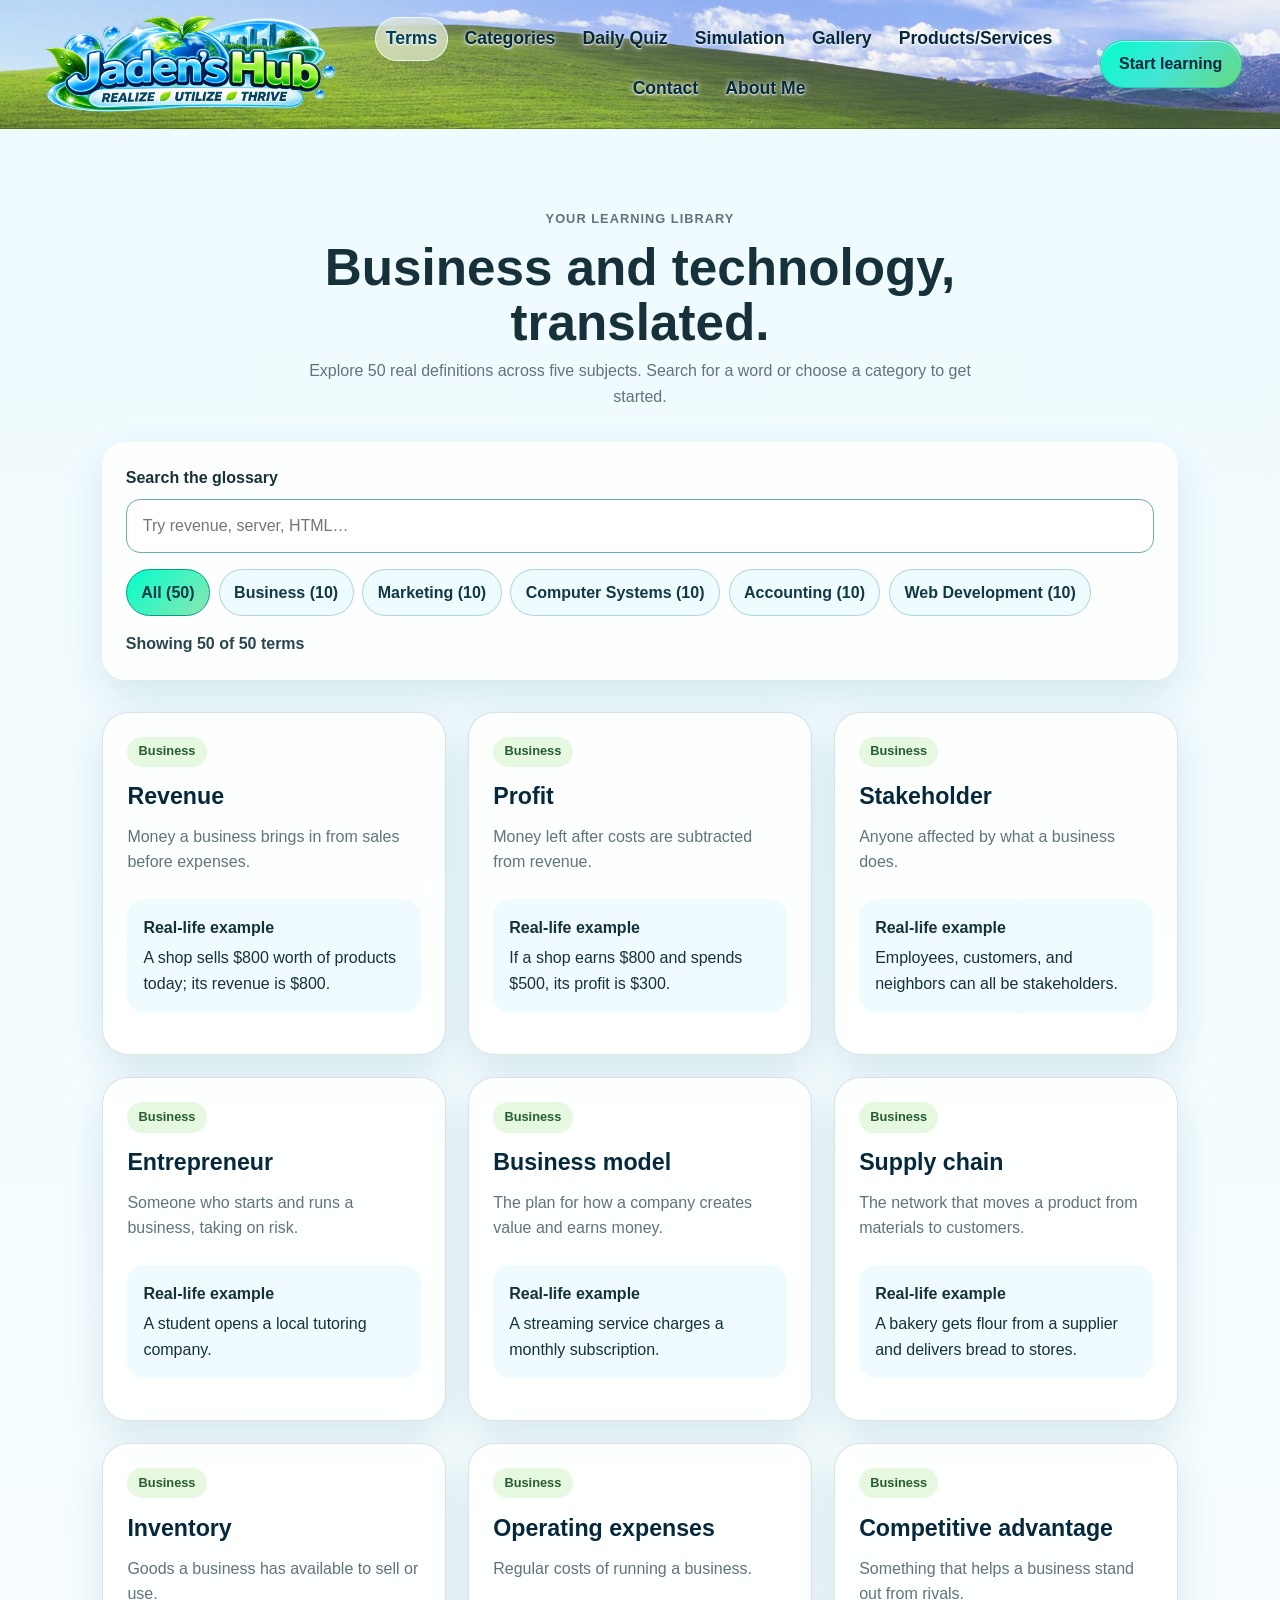
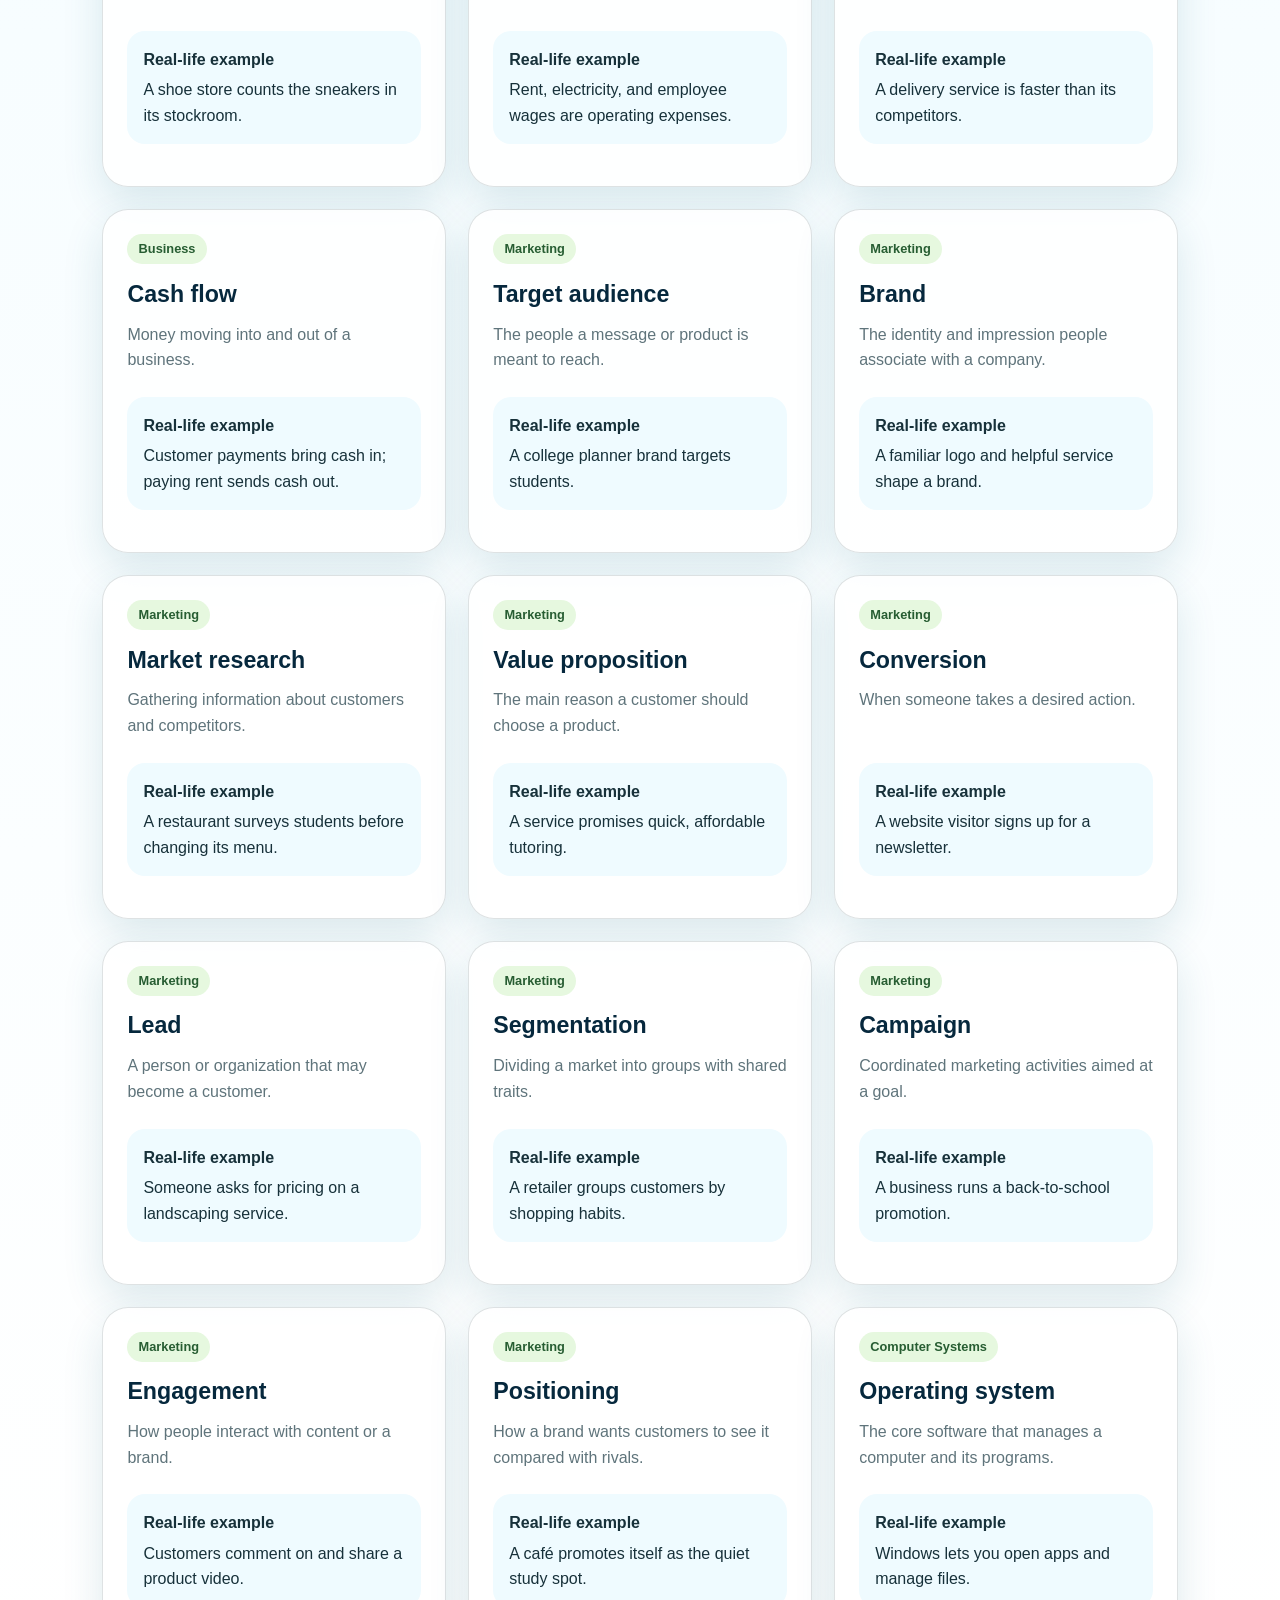
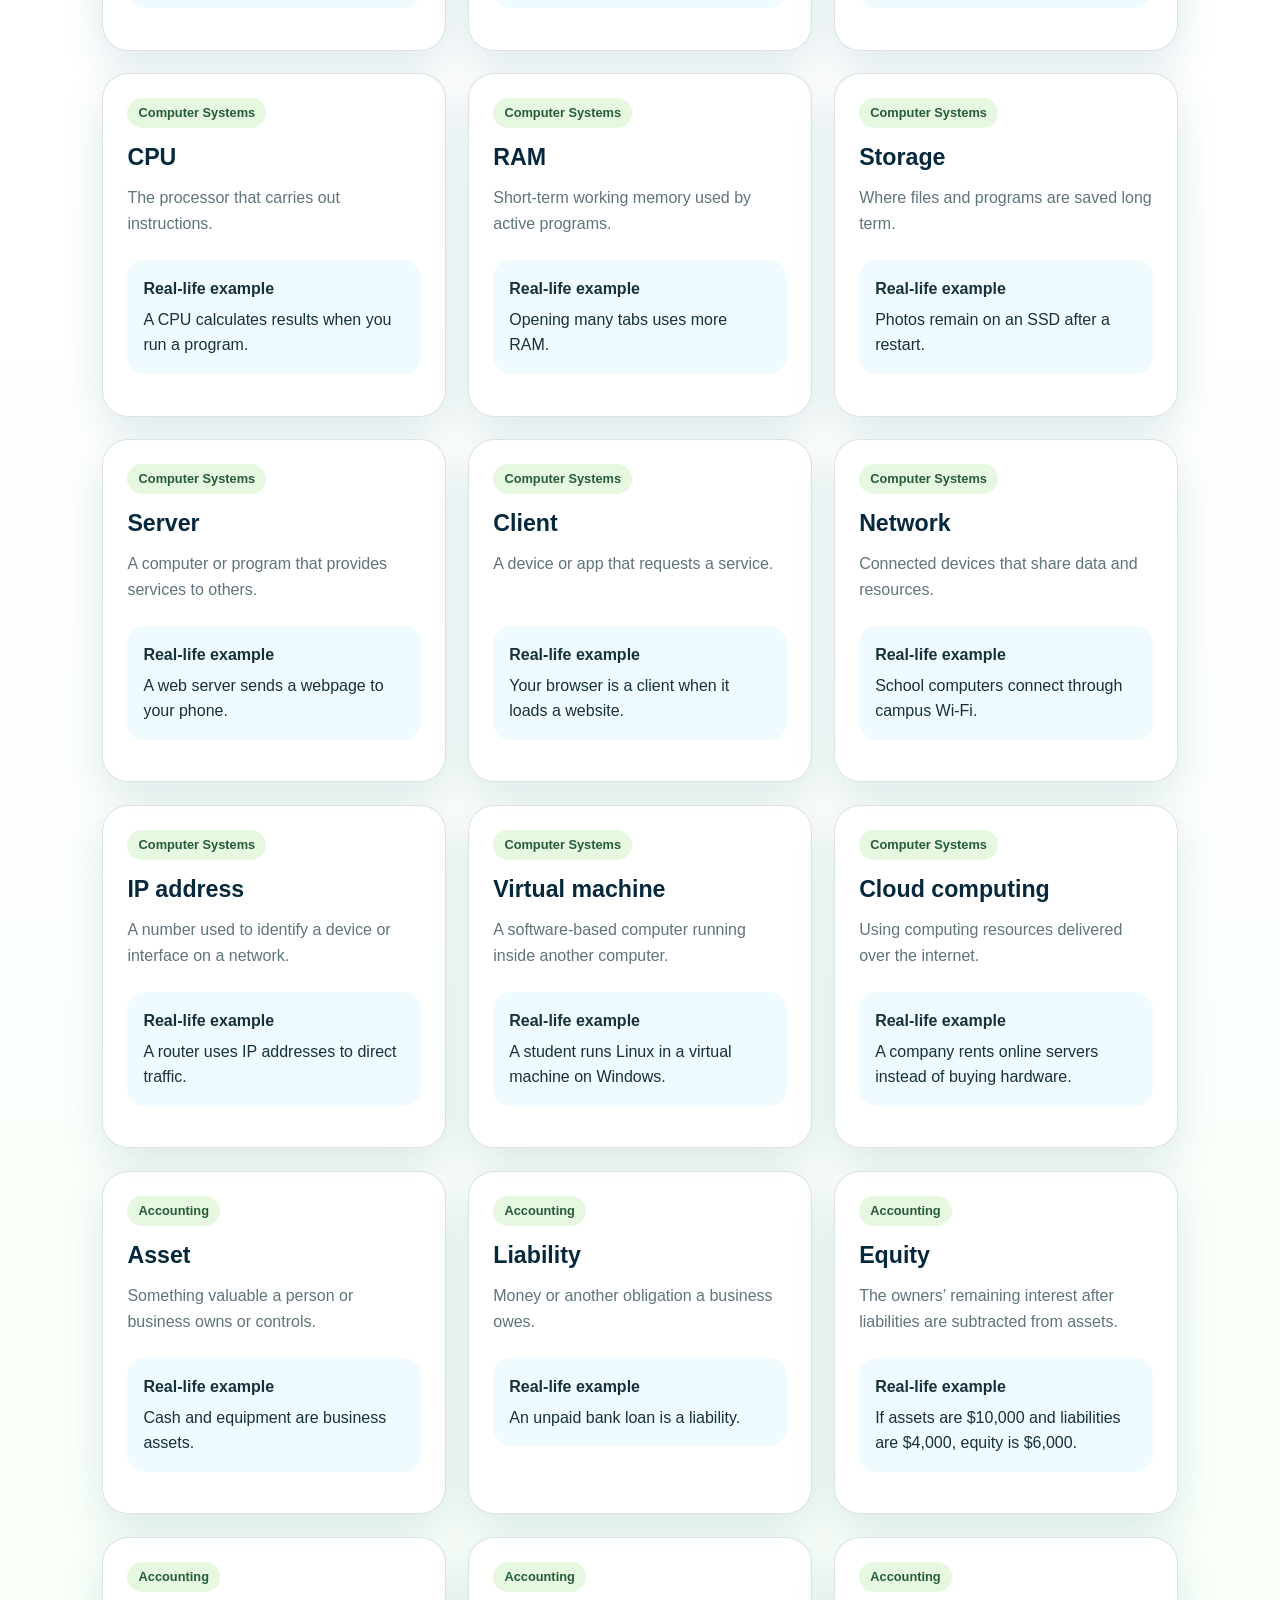
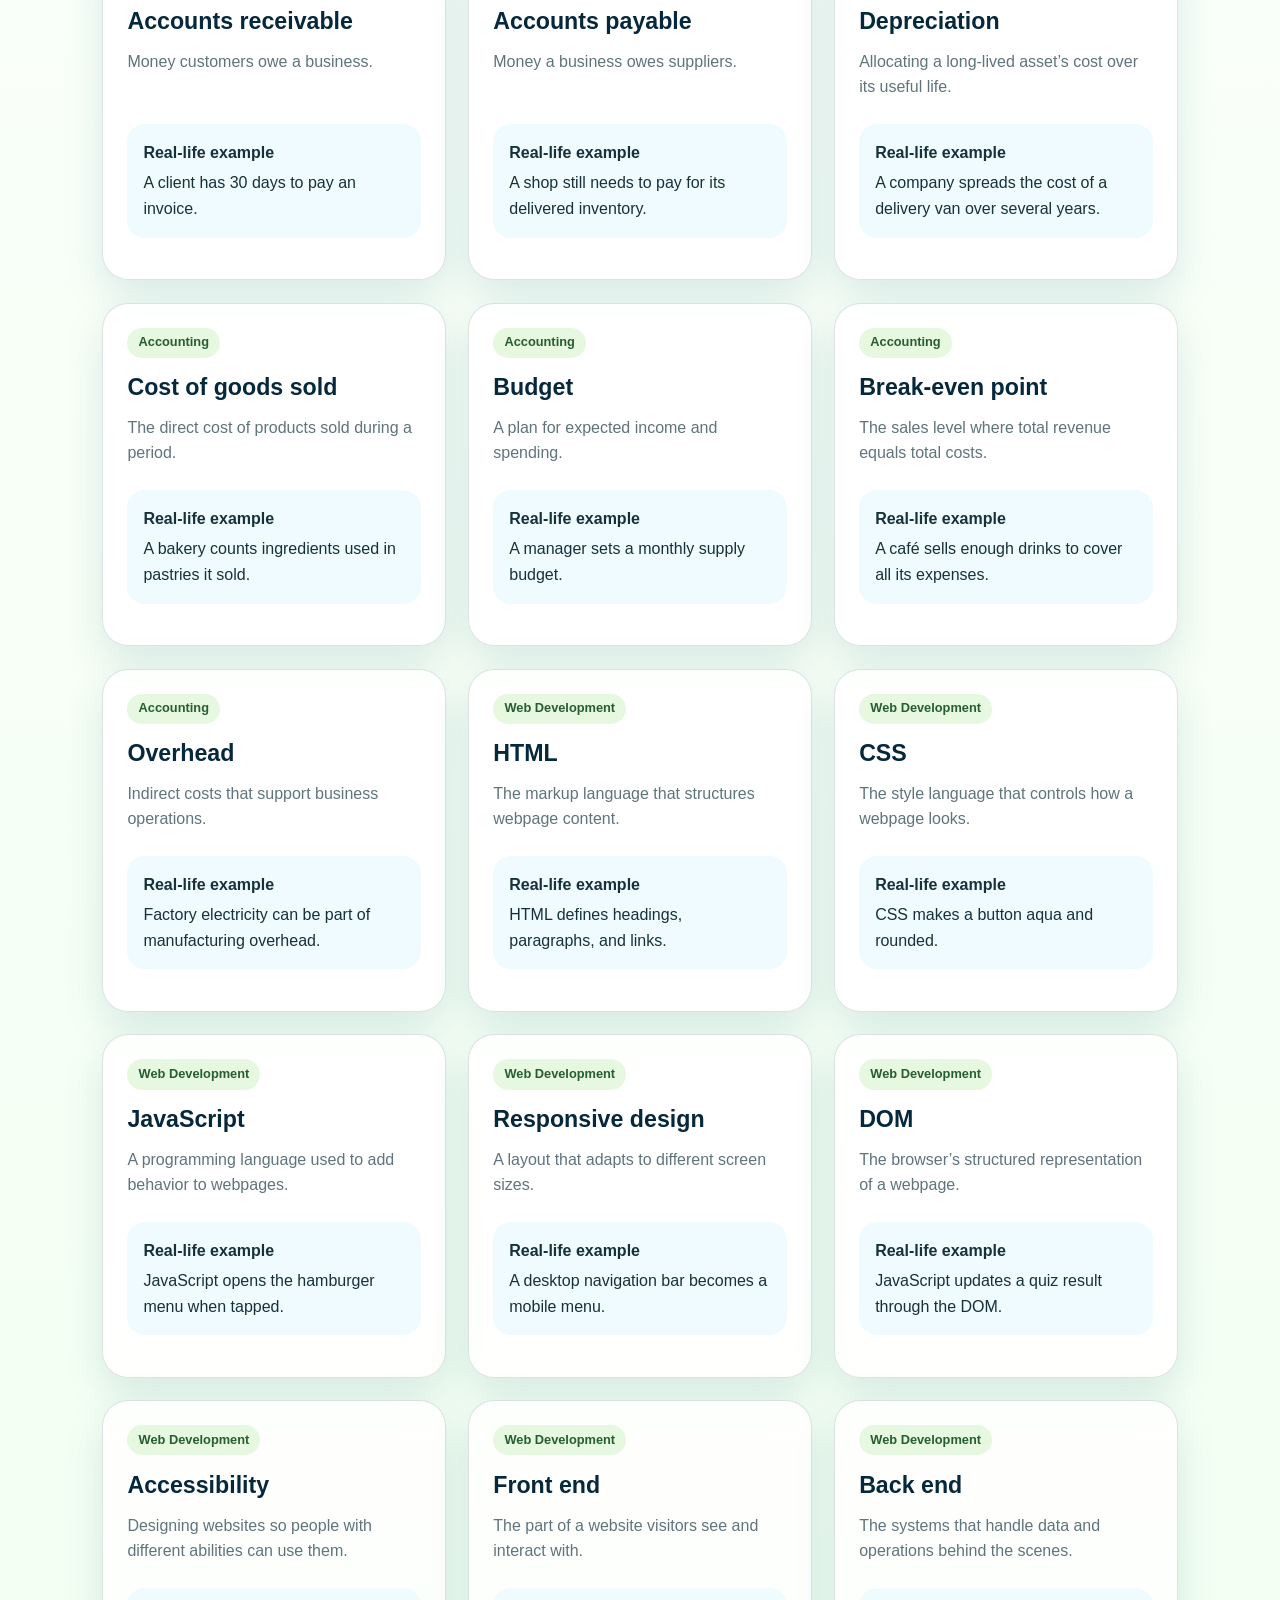
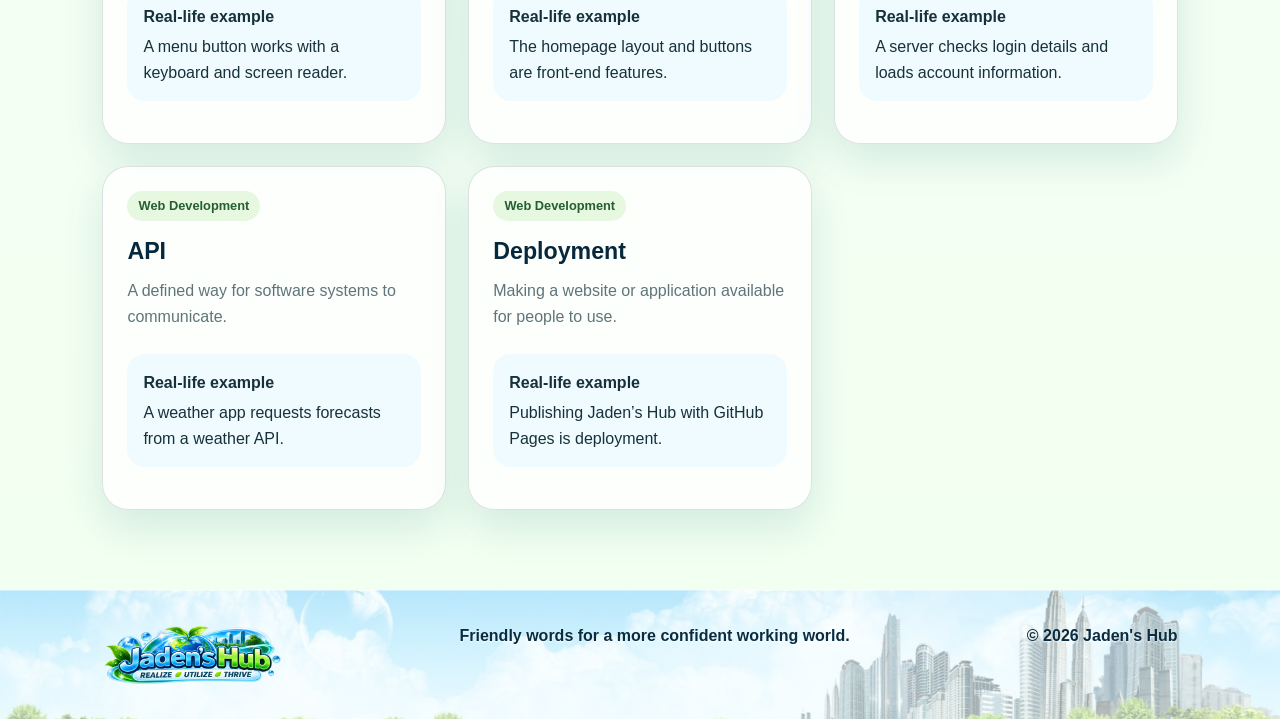
<file: terms.html>
<!DOCTYPE html>
<html lang="en">
<head>
  <meta charset="UTF-8">
  <meta name="viewport" content="width=device-width, initial-scale=1.0">
  <meta name="description" content="Learn useful business terms with simple definitions and practical examples.">
  <title>Terms - Jaden's Hub</title>
  <link rel="stylesheet" href="Stylesheet.css">
</head>
<body>
  <header class="site-header">
    <a class="brand" href="index.html" aria-label="Jaden's Hub home">
      <span class="brand-icon" aria-hidden="true">🌱</span>
      <span>Jaden's Hub</span>
    </a>

    <button class="mobile-menu-toggle" type="button" aria-label="Open navigation menu" aria-expanded="false" aria-controls="mobile-navigation"><span class="hamburger-lines" aria-hidden="true"><span></span><span></span><span></span></span></button>
    <nav class="main-nav" id="mobile-navigation" aria-label="Main navigation">
      <a href="terms.html" aria-current="page">Terms</a>
      <a href="categories.html">Categories</a>
      <a href="quiz.html">Daily Quiz</a>
      <a href="simulation.html">Simulation</a>
      <a href="gallery.html">Gallery</a>
      <a href="services.html">Products/Services</a>
      <a href="contact.html">Contact</a>
      <a href="about.html">About Me</a>
    </nav>

    <a class="button button-small" href="terms.html">Start learning</a>
  </header>
  <main><section class="section term-section"><div class="section-heading centered"><p class="eyebrow">Your learning library</p><h1>Business and technology, translated.</h1><p>Explore 50 real definitions across five subjects. Search for a word or choose a category to get started.</p></div><div class="glossary-tools"><label for="glossary-search">Search the glossary</label><input id="glossary-search" type="search" placeholder="Try revenue, server, HTML…" autocomplete="off"><div class="glossary-filters" role="group" aria-label="Filter terms by category"><button class="glossary-filter is-active" data-category="All" aria-pressed="true">All (50)</button><button class="glossary-filter" data-category="Business" aria-pressed="false">Business (10)</button><button class="glossary-filter" data-category="Marketing" aria-pressed="false">Marketing (10)</button><button class="glossary-filter" data-category="Computer Systems" aria-pressed="false">Computer Systems (10)</button><button class="glossary-filter" data-category="Accounting" aria-pressed="false">Accounting (10)</button><button class="glossary-filter" data-category="Web Development" aria-pressed="false">Web Development (10)</button></div><p id="glossary-count" role="status" aria-live="polite">Showing 50 terms</p></div><div id="glossary-grid" class="term-grid glossary-grid"></div><p id="glossary-empty" hidden>No matching terms yet. Try a different search or category.</p></section></main>
  <footer class="site-footer">
    <a class="brand" href="index.html" aria-label="Jaden's Hub home">
      <span class="brand-icon" aria-hidden="true">🌱</span>
      <span>Jaden's Hub</span>
    </a>

    <nav class="footer-nav" aria-label="Footer navigation">
      <a href="terms.html" aria-current="page">Terms</a>
      <a href="categories.html">Categories</a>
      <a href="quiz.html">Daily Quiz</a>
      <a href="simulation.html">Simulation</a>
      <a href="gallery.html">Gallery</a>
      <a href="services.html">Products/Services</a>
      <a href="contact.html">Contact</a>
      <a href="about.html">About Me</a>
    </nav>

    <p>Friendly words for a more confident working world.</p>
    <p>&copy; 2026 Jaden's Hub</p>
  </footer>
  <script src="mobile-menu.js" defer></script>
<script src="glossary.js" defer></script></body>
</html>
</file>
<file: Stylesheet.css>
:root {
  --sky: #dff6ff;
  --blue: #43b8d8;
  --blue-dark: #167a9b;
  --green: #66bd63;
  --green-dark: #357a38;
  --cream: #f8fff5;
  --text: #17313a;
  --muted: #5f747b;
  --white: #ffffff;
  --border: rgba(23, 49, 58, 0.14);
  --shadow: 0 16px 40px rgba(31, 103, 125, 0.14);
}

* {
  box-sizing: border-box;
}

html {
  scroll-behavior: smooth;
}

body {
  margin: 0;
  font-family: Arial, Helvetica, sans-serif;
  color: var(--text);
  background: linear-gradient(180deg, #effbff 0%, #ffffff 46%, #f1fff0 100%);
  line-height: 1.6;
}

a {
  color: inherit;
  text-decoration: none;
}

img {
  max-width: 100%;
}

.site-header {
  position: sticky;
  top: 0;
  z-index: 20;
  display: flex;
  align-items: center;
  justify-content: space-between;
  gap: 1.5rem;
  padding: 1rem 6vw;

  /* Windows XP / Frutiger Aero banner background */
  background-image:
    linear-gradient(
      rgba(255, 255, 255, 0.20),
      rgba(255, 255, 255, 0.12)
    ),
    url("banner-background.png");
  background-size: cover;
  background-position: center 60%;
  background-repeat: no-repeat;

  border-bottom: 1px solid var(--border);
}

.brand {
  display: inline-block;
  width: 230px;
  height: 82px;
  flex-shrink: 0;

  /* Jaden's Hub logo file */
  background-image: url("jadens-hub-logo.png");
  background-repeat: no-repeat;
  background-position: center;
  background-size: contain;

  /* Keeps the existing HTML accessible while showing the image logo */
  overflow: hidden;
  text-indent: -9999px;
  white-space: nowrap;
}

.brand .brand-icon,
.brand span {
  display: none;
}

.main-nav {
  display: flex;
  align-items: center;
  gap: 1.5rem;
}

.main-nav a:hover {
  color: var(--blue-dark);
}

.button {
  display: inline-block;
  padding: 0.85rem 1.2rem;
  border: 0;
  border-radius: 999px;
  background: linear-gradient(135deg, var(--blue), var(--green));
  color: var(--white);
  font: inherit;
  font-weight: 700;
  cursor: pointer;
  box-shadow: 0 8px 20px rgba(67, 184, 216, 0.22);
}

.button:hover {
  transform: translateY(-1px);
}

.button-small {
  padding: 0.65rem 1rem;
}

.button-secondary {
  background: rgba(255, 255, 255, 0.78);
  color: var(--blue-dark);
  border: 1px solid rgba(22, 122, 155, 0.25);
  box-shadow: none;
}

.hero {
  position: relative;
  min-height: 76vh;
  display: grid;
  grid-template-columns: 1.05fr 0.95fr;
  align-items: center;
  gap: 3rem;
  overflow: hidden;
  padding: 5rem 8vw;

  /* Frutiger Aero homepage background + readability overlay */
  background-image:
    linear-gradient(
      rgba(230, 249, 255, 0.38),
      rgba(255, 255, 255, 0.30)
    ),
    url("homepage-background.png");
  background-size: cover;
  background-position: 55% center;
  background-repeat: no-repeat;
}

.hero-content,
.hero-visual {
  position: relative;
  z-index: 2;
}

.eyebrow {
  margin: 0 0 0.65rem;
  color: var(--blue-dark);
  font-weight: 800;
  text-transform: uppercase;
  letter-spacing: 0.08em;
  font-size: 0.8rem;
}

h1,
h2,
h3,
p {
  margin-top: 0;
}

h1 {
  max-width: 720px;
  margin-bottom: 1rem;
  font-size: clamp(2.6rem, 6vw, 5rem);
  line-height: 0.98;
}

.hero-description {
  max-width: 620px;
  font-size: 1.15rem;
  color: var(--muted);
}

.hero-actions {
  display: flex;
  flex-wrap: wrap;
  gap: 0.9rem;
  margin: 2rem 0;
}

.learning-stats {
  display: flex;
  flex-wrap: wrap;
  gap: 2rem;
}

.learning-stats div {
  display: grid;
}

.learning-stats strong {
  font-size: 1.4rem;
}

.learning-stats span {
  color: var(--muted);
  font-size: 0.9rem;
}

.hero-visual {
  min-height: 420px;
}

.glass-card {
  position: absolute;
  top: 80px;
  left: 50%;
  z-index: 4;
  width: min(360px, 86%);
  padding: 1.6rem;
  transform: translateX(-50%);
  border: 1px solid rgba(255, 255, 255, 0.80);
  border-radius: 28px;
  background: rgba(255, 255, 255, 0.72);
  backdrop-filter: blur(14px);
  -webkit-backdrop-filter: blur(14px);
  box-shadow: 0 16px 40px rgba(31, 103, 125, 0.18);
}

.card-label {
  color: var(--green-dark);
  font-weight: 700;
  font-size: 0.82rem;
  text-transform: uppercase;
}

.featured-word h2 {
  margin: 0.45rem 0;
  font-size: 2.1rem;
}

.example {
  color: var(--muted);
  font-size: 0.92rem;
}

.sun {
  position: absolute;
  top: 0;
  right: 8%;
  width: 90px;
  height: 90px;
  border-radius: 50%;
  background: #fff49c;
  box-shadow: 0 0 55px rgba(255, 244, 156, 0.8);
}

.cloud {
  position: absolute;
  width: 140px;
  height: 45px;
  border-radius: 999px;
  background: rgba(255, 255, 255, 0.85);
}

.cloud::before,
.cloud::after {
  content: "";
  position: absolute;
  bottom: 0;
  border-radius: 50%;
  background: inherit;
}

.cloud::before {
  left: 18px;
  width: 62px;
  height: 62px;
}

.cloud::after {
  right: 20px;
  width: 76px;
  height: 76px;
}

.cloud-left {
  top: 54px;
  left: 0;
}

.cloud-right {
  top: 160px;
  right: -20px;
  transform: scale(0.72);
}

.hill {
  position: absolute;
  bottom: 38px;
  border-radius: 50% 50% 0 0;
}

.hill-back {
  left: -5%;
  width: 115%;
  height: 180px;
  background: #92d984;
}

.hill-front {
  left: -10%;
  bottom: 8px;
  width: 125%;
  height: 135px;
  background: #65bd63;
}

.water {
  position: absolute;
  right: -10%;
  bottom: -25px;
  width: 80%;
  height: 100px;
  border-radius: 50%;
  background: rgba(84, 204, 232, 0.7);
}

.bubble {
  position: absolute;
  z-index: 1;
  border: 2px solid rgba(255, 255, 255, 0.65);
  border-radius: 50%;
  background: rgba(255, 255, 255, 0.18);
}

.bubble-one {
  top: 12%;
  left: 3%;
  width: 90px;
  height: 90px;
}

.bubble-two {
  right: 3%;
  bottom: 12%;
  width: 130px;
  height: 130px;
}

.bubble-three {
  top: 24%;
  right: 38%;
  width: 45px;
  height: 45px;
}


/* Background image already includes these Frutiger Aero scenery elements. */
.hero .sun,
.hero .cloud,
.hero .hill,
.hero .water,
.hero .bubble {
  display: none;
}

.section {
  padding: 5rem 8vw;
}

.section-heading {
  display: flex;
  justify-content: space-between;
  align-items: end;
  gap: 2rem;
  margin-bottom: 2rem;
}

.section-heading h1,
.section-heading h2 {
  margin-bottom: 0.5rem;
  font-size: clamp(2rem, 4vw, 3.2rem);
  line-height: 1.08;
}

.section-heading > p {
  max-width: 430px;
  color: var(--muted);
}

.centered {
  display: block;
  max-width: 700px;
  margin-right: auto;
  margin-left: auto;
  text-align: center;
}

.centered p {
  max-width: none;
}

.term-grid,
.category-grid {
  display: grid;
  grid-template-columns: repeat(3, minmax(0, 1fr));
  gap: 1.4rem;
}

.term-card,
.category-card,
.quiz-card {
  border: 1px solid var(--border);
  border-radius: 26px;
  background: rgba(255, 255, 255, 0.84);
  box-shadow: var(--shadow);
}

.term-card {
  padding: 1.5rem;
}

.term-card-top {
  display: flex;
  justify-content: space-between;
  align-items: center;
}

.term-icon {
  font-size: 1.8rem;
}

.difficulty {
  padding: 0.3rem 0.65rem;
  border-radius: 999px;
  background: #e6f8df;
  color: var(--green-dark);
  font-size: 0.78rem;
  font-weight: 700;
}

.difficulty-medium {
  background: #fff4cd;
  color: #8a6814;
}

.term-card h2,
.term-card h3 {
  margin: 1rem 0 0.5rem;
}

.term-card > p {
  color: var(--muted);
}

.example-box {
  display: grid;
  gap: 0.3rem;
  margin: 1.1rem 0;
  padding: 1rem;
  border-radius: 18px;
  background: #effbff;
}

.term-card > a {
  color: var(--blue-dark);
  font-weight: 800;
}

.category-grid {
  grid-template-columns: repeat(4, minmax(0, 1fr));
}

.category-card {
  padding: 1.6rem;
  transition: transform 0.2s ease, box-shadow 0.2s ease;
}

.category-card:hover {
  transform: translateY(-4px);
}

.category-card > span {
  display: inline-block;
  margin-bottom: 0.8rem;
  font-size: 2rem;
}

.category-card h2,
.category-card h3 {
  margin-bottom: 0.45rem;
}

.category-card p {
  margin-bottom: 0;
  color: var(--muted);
}

.quiz-card {
  display: grid;
  grid-template-columns: 0.85fr 1.15fr;
  gap: 3rem;
  padding: 2rem;
}

.quiz-copy h1,
.quiz-copy h2 {
  font-size: clamp(2rem, 4vw, 3rem);
  line-height: 1.08;
}

.quiz-options {
  display: grid;
  gap: 0.9rem;
}

.quiz-options label {
  display: flex;
  gap: 0.75rem;
  align-items: flex-start;
  padding: 1rem;
  border: 1px solid var(--border);
  border-radius: 18px;
  background: #fbfeff;
  cursor: pointer;
}

.quiz-options input {
  margin-top: 0.35rem;
}

.site-footer {
  display: flex;
  flex-wrap: wrap;
  justify-content: space-between;
  gap: 1rem 2rem;
  padding: 2rem 8vw;
  border-top: 1px solid var(--border);
  background: rgba(255, 255, 255, 0.86);
  color: var(--muted);
}


.site-footer .brand {
  width: 180px;
  height: 64px;
}

.site-footer p {
  margin: 0;
}

.footer-nav {
  display: flex;
  align-items: center;
  gap: 1.5rem;
}

.footer-nav a {
  font-weight: 700;
  color: var(--text);
}

.footer-nav a:hover {
  color: var(--blue-dark);
}

@media (max-width: 900px) {
  .site-header {
    flex-wrap: wrap;
  }

  .main-nav {
    order: 3;
    width: 100%;
    justify-content: center;
  }

  .hero {
    grid-template-columns: 1fr;
    padding-top: 3rem;
  }

  .term-grid,
  .category-grid {
    grid-template-columns: repeat(2, minmax(0, 1fr));
  }

  .quiz-card {
    grid-template-columns: 1fr;
  }
}

@media (max-width: 600px) {
  .site-header {
    justify-content: center;
    padding: 1rem;
  }

  .brand {
    width: 190px;
    height: 68px;
  }

  .main-nav {
    gap: 1rem;
    font-size: 0.95rem;
  }

  .footer-nav {
    width: 100%;
    justify-content: center;
    gap: 1rem;
  }

  .site-header > .button {
    display: none;
  }

  .hero,
  .section {
    padding-right: 1.2rem;
    padding-left: 1.2rem;
  }

  .learning-stats,
  .section-heading {
    display: grid;
  }

  .term-grid,
  .category-grid {
    grid-template-columns: 1fr;
  }

  .hero-visual {
    min-height: 360px;
  }
}


/* =========================
   HOMEPAGE HERO TEXT CONTRAST
   Darker text for readability against the bright sky background.
   These rules are limited to .hero so the other pages keep their colors.
   ========================= */

.hero-content {
  color: #092f45;
}

.hero-content h1 {
  color: #06283d;
  text-shadow: 0 2px 3px rgba(255, 255, 255, 0.35);
}

.hero-content .eyebrow {
  color: #064d68;
}

.hero-description {
  color: #163b4c;
  font-weight: 600;
}

.hero .learning-stats strong {
  color: #06283d;
}

.hero .learning-stats span {
  color: #163b4c;
  font-weight: 600;
}


/* =========================
   HIGH-CONTRAST NAVIGATION
   Keeps the links readable over the bright XP-style banner.
   ========================= */

.site-header .main-nav a {
  color: #06283d;
  font-weight: 800;
  text-shadow:
    0 1px 2px rgba(255, 255, 255, 0.95),
    0 0 6px rgba(255, 255, 255, 0.75);
}

.site-header .main-nav a:hover {
  color: #003f5c;
  text-shadow:
    0 1px 2px rgba(255, 255, 255, 1),
    0 0 8px rgba(255, 255, 255, 0.9);
}


/* =========================
   ABOUT ME PAGE
   ========================= */

.about-section {
  min-height: 70vh;
}

.about-card {
  max-width: 900px;
  margin: 0 auto;
  padding: clamp(1.5rem, 4vw, 3rem);
  border: 1px solid var(--border);
  border-radius: 28px;
  background: rgba(255, 255, 255, 0.88);
  box-shadow: var(--shadow);
}

.about-card p {
  margin-bottom: 1.25rem;
  color: #294650;
  font-size: 1.05rem;
  line-height: 1.8;
}

.about-card p:last-child {
  margin-bottom: 0;
  color: #06283d;
  font-size: 1.25rem;
  text-align: center;
}


/* =========================
   NAVIGATION SPACING
   Gives Daily Quiz, About Me, and Start learning enough room
   to stay comfortably on one line.
   ========================= */

.site-header {
  flex-wrap: nowrap;
  gap: 1.25rem;
}

.main-nav {
  flex-wrap: nowrap;
  white-space: nowrap;
}

.main-nav a {
  display: inline-block;
  min-width: max-content;
  padding: 0.65rem 0.85rem;
  white-space: nowrap;
}

.site-header > .button {
  min-width: max-content;
  padding-left: 1.15rem;
  padding-right: 1.15rem;
  white-space: nowrap;
}

/* Give the navigation more breathing room on medium-width screens. */
@media (max-width: 1050px) {
  .site-header {
    padding-left: 3vw;
    padding-right: 3vw;
    gap: 0.8rem;
  }

  .main-nav {
    gap: 0.55rem;
  }

  .main-nav a {
    padding-left: 0.55rem;
    padding-right: 0.55rem;
  }

  .brand {
    width: 200px;
  }
}

/* On tablets, allow the navigation to move to its own row
   rather than squeezing or wrapping individual link text. */
@media (max-width: 900px) {
  .site-header {
    flex-wrap: wrap;
  }

  .main-nav {
    width: 100%;
    justify-content: center;
  }
}


/* =========================
   ABOUT ME CITY BACKGROUND
   ========================= */

.about-section {
  position: relative;
  min-height: 78vh;
  background-image:
    linear-gradient(
      rgba(230, 249, 255, 0.28),
      rgba(255, 255, 255, 0.20)
    ),
    url("about-background.jpg");
  background-size: cover;
  background-position: center center;
  background-repeat: no-repeat;
  background-attachment: fixed;
}

.about-section .section-heading {
  padding: 1.25rem 1.5rem;
  border-radius: 24px;
  background: rgba(255, 255, 255, 0.72);
  backdrop-filter: blur(10px);
  -webkit-backdrop-filter: blur(10px);
  box-shadow: 0 12px 30px rgba(31, 103, 125, 0.14);
}

.about-section .about-card {
  background: rgba(255, 255, 255, 0.84);
  backdrop-filter: blur(12px);
  -webkit-backdrop-filter: blur(12px);
}

@media (max-width: 900px) {
  .about-section {
    background-attachment: scroll;
    background-position: center top;
  }
}


/* =====================================================
   REAL-LIFE TERMINOLOGY SIMULATION
   Frutiger Aero game-style interface
   ===================================================== */

.simulation-page {
  min-height: 100vh;
  background:
    radial-gradient(circle at 14% 12%, rgba(255, 255, 255, 0.95) 0 2%, transparent 16%),
    radial-gradient(circle at 88% 22%, rgba(255, 244, 156, 0.42) 0 3%, transparent 18%),
    linear-gradient(180deg, #bdeeff 0%, #eafcff 38%, #f8fff5 72%, #dff5d8 100%);
}

.simulation-page .site-header .main-nav a[aria-current="page"] {
  color: #003f5c;
  background: rgba(255, 255, 255, 0.55);
  border-radius: 999px;
  box-shadow: inset 0 0 0 1px rgba(255, 255, 255, 0.72);
}

.simulation-main {
  position: relative;
  min-height: 72vh;
  padding: clamp(2.5rem, 6vw, 5rem) 8vw;
  overflow: hidden;
}

.simulation-main::before,
.simulation-main::after {
  content: "";
  position: absolute;
  border-radius: 50%;
  pointer-events: none;
}

.simulation-main::before {
  width: 360px;
  height: 360px;
  top: -110px;
  right: -90px;
  background: rgba(84, 204, 232, 0.22);
  border: 2px solid rgba(255, 255, 255, 0.45);
  box-shadow:
    -520px 180px 0 -120px rgba(255, 255, 255, 0.18),
    -180px 500px 0 -80px rgba(102, 189, 99, 0.12);
}

.simulation-main::after {
  width: 190px;
  height: 190px;
  left: 3%;
  bottom: 4%;
  background: rgba(255, 255, 255, 0.18);
  border: 2px solid rgba(255, 255, 255, 0.5);
}

.simulation-container {
  position: relative;
  z-index: 2;
  width: min(940px, 100%);
  margin: 0 auto;
}

.simulation-screen {
  padding: clamp(1.5rem, 4vw, 3rem);
  border: 1px solid rgba(255, 255, 255, 0.88);
  border-radius: 32px;
  background: rgba(255, 255, 255, 0.78);
  backdrop-filter: blur(16px);
  -webkit-backdrop-filter: blur(16px);
  box-shadow:
    0 24px 60px rgba(31, 103, 125, 0.18),
    inset 0 1px 0 rgba(255, 255, 255, 0.92);
}

.simulation-screen > h1 {
  max-width: 820px;
  margin-bottom: 1rem;
  color: #06283d;
  font-size: clamp(2.2rem, 5vw, 4rem);
  line-height: 1.02;
}

.simulation-intro {
  max-width: 700px;
  margin-bottom: 2rem;
  color: #294650;
  font-size: 1.08rem;
  font-weight: 600;
}

.simulation-actions {
  display: flex;
  flex-wrap: wrap;
  gap: 0.9rem;
  align-items: center;
}

.simulation-primary-button,
.simulation-secondary-button,
.simulation-small-button,
.category-button,
.choice-button {
  font: inherit;
  font-weight: 800;
  cursor: pointer;
  transition:
    transform 0.18s ease,
    box-shadow 0.18s ease,
    border-color 0.18s ease,
    background 0.18s ease;
}

.simulation-primary-button {
  padding: 0.95rem 1.35rem;
  border: 1px solid rgba(255, 255, 255, 0.8);
  border-radius: 999px;
  background: linear-gradient(135deg, var(--blue), var(--green));
  color: #ffffff;
  box-shadow:
    0 10px 24px rgba(67, 184, 216, 0.24),
    inset 0 1px 0 rgba(255, 255, 255, 0.5);
}

.simulation-primary-button:hover,
.category-button:hover,
.choice-button:hover:not(:disabled) {
  transform: translateY(-3px);
}

.simulation-secondary-button,
.simulation-small-button {
  padding: 0.9rem 1.2rem;
  border: 1px solid rgba(22, 122, 155, 0.24);
  border-radius: 999px;
  background: rgba(255, 255, 255, 0.76);
  color: var(--blue-dark);
}

.simulation-secondary-button:hover,
.simulation-small-button:hover {
  transform: translateY(-2px);
  background: #ffffff;
  box-shadow: 0 8px 18px rgba(31, 103, 125, 0.12);
}

.simulation-small-button {
  padding: 0.65rem 0.95rem;
  font-size: 0.9rem;
}

.simulation-category-grid {
  display: grid;
  grid-template-columns: repeat(2, minmax(0, 1fr));
  gap: 1rem;
  margin: 2rem 0;
}

.category-button {
  display: flex;
  align-items: center;
  gap: 1rem;
  min-height: 92px;
  padding: 1.15rem 1.25rem;
  border: 1px solid rgba(22, 122, 155, 0.16);
  border-radius: 24px;
  background: linear-gradient(135deg, rgba(255, 255, 255, 0.94), rgba(239, 251, 255, 0.84));
  color: #123846;
  text-align: left;
  box-shadow: 0 10px 24px rgba(31, 103, 125, 0.10);
}

.category-button:hover {
  border-color: rgba(22, 122, 155, 0.34);
  box-shadow: 0 15px 30px rgba(31, 103, 125, 0.16);
}

.simulation-category-icon {
  display: grid;
  place-items: center;
  flex: 0 0 54px;
  width: 54px;
  height: 54px;
  border-radius: 18px;
  background: linear-gradient(135deg, #e8fbff, #e9f9e4);
  font-size: 1.75rem;
}

.mixed-category-button {
  grid-column: 1 / -1;
  background: linear-gradient(135deg, rgba(222, 250, 255, 0.96), rgba(231, 255, 225, 0.92));
}

.simulation-top-row {
  display: flex;
  justify-content: space-between;
  gap: 1rem;
  align-items: center;
  margin-bottom: 1.4rem;
}

.score-display {
  margin: 0;
  padding: 0.55rem 0.9rem;
  border: 1px solid rgba(22, 122, 155, 0.16);
  border-radius: 999px;
  background: rgba(255, 255, 255, 0.74);
  color: #123846;
  font-weight: 800;
}

.score-display span {
  color: var(--blue-dark);
}

.simulation-category-label {
  display: inline-block;
  margin-bottom: 1rem;
  padding: 0.4rem 0.8rem;
  border-radius: 999px;
  background: #e6f8df;
  color: var(--green-dark);
  font-size: 0.82rem;
  font-weight: 800;
  text-transform: uppercase;
  letter-spacing: 0.06em;
}

.scenario-card {
  margin-bottom: 1.5rem;
  padding: clamp(1.25rem, 3vw, 2rem);
  border: 1px solid rgba(255, 255, 255, 0.86);
  border-radius: 26px;
  background: linear-gradient(135deg, rgba(239, 251, 255, 0.94), rgba(255, 255, 255, 0.92));
  box-shadow: 0 14px 30px rgba(31, 103, 125, 0.11);
}

.scenario-card h3 {
  margin-bottom: 0.85rem;
  color: #06283d;
  font-size: clamp(1.25rem, 2.5vw, 1.65rem);
  line-height: 1.35;
}

.scenario-card p {
  margin-bottom: 0;
  color: #294650;
  font-size: 1.04rem;
  font-weight: 600;
}

.simulation-question-heading {
  margin: 1.4rem 0 1rem;
  color: #123846;
  font-size: 1.2rem;
}

.simulation-choices,
#choices {
  display: grid;
  grid-template-columns: repeat(2, minmax(0, 1fr));
  gap: 0.9rem;
  margin-bottom: 1.25rem;
}

.choice-button {
  min-height: 64px;
  padding: 1rem 1.1rem;
  border: 1px solid rgba(22, 122, 155, 0.18);
  border-radius: 18px;
  background: rgba(255, 255, 255, 0.9);
  color: #17313a;
  text-align: left;
  box-shadow: 0 7px 18px rgba(31, 103, 125, 0.08);
}

.choice-button:hover:not(:disabled) {
  border-color: var(--blue);
  background: #effbff;
  box-shadow: 0 10px 22px rgba(31, 103, 125, 0.14);
}

.choice-button:disabled {
  cursor: default;
  opacity: 0.72;
}

#feedback {
  margin-top: 1rem;
}

.correct-feedback,
.incorrect-feedback {
  margin-bottom: 1.25rem;
  padding: 1.2rem 1.3rem;
  border-radius: 20px;
}

.correct-feedback {
  border: 1px solid rgba(53, 122, 56, 0.20);
  background: rgba(230, 248, 223, 0.90);
  color: #245c2a;
}

.incorrect-feedback {
  border: 1px solid rgba(164, 105, 35, 0.20);
  background: rgba(255, 244, 205, 0.92);
  color: #704f16;
}

.correct-feedback h3,
.incorrect-feedback h3 {
  margin-bottom: 0.45rem;
}

.correct-feedback p,
.incorrect-feedback p {
  margin-bottom: 0;
}

.final-score-card {
  display: inline-block;
  min-width: min(100%, 330px);
  margin: 0.5rem 0 1.5rem;
  padding: 1.35rem 1.6rem;
  border: 1px solid rgba(255, 255, 255, 0.88);
  border-radius: 24px;
  background: linear-gradient(135deg, #effbff, #edffe8);
  box-shadow: 0 12px 26px rgba(31, 103, 125, 0.12);
}

.final-score-card h3 {
  margin-bottom: 0.5rem;
  color: var(--green-dark);
}

.final-score-card p {
  margin-bottom: 0;
  color: #123846;
  font-size: 1.15rem;
}

.simulation-motto {
  margin: 0 0 1.5rem;
  color: var(--blue-dark);
  font-size: 1.15rem;
  font-weight: 900;
}

@media (max-width: 760px) {
  .simulation-main {
    padding-right: 1rem;
    padding-left: 1rem;
  }

  .simulation-category-grid,
  .simulation-choices,
  #choices {
    grid-template-columns: 1fr;
  }

  .mixed-category-button {
    grid-column: auto;
  }

  .simulation-top-row {
    align-items: stretch;
    flex-direction: column;
  }

  .score-display {
    align-self: flex-start;
  }

  .simulation-actions {
    align-items: stretch;
    flex-direction: column;
  }

  .simulation-actions button {
    width: 100%;
  }
}

/* GALLERY, PRODUCTS/SERVICES & CONTACT */
.feature-page{min-height:72vh;background:linear-gradient(180deg,#effbff,#fff 50%,#f1fff0)}
.new-grid{display:grid;grid-template-columns:repeat(3,minmax(0,1fr));gap:1.4rem;max-width:1200px;margin:auto}
.new-card,.contact-form{padding:1.5rem;border:1px solid rgba(255,255,255,.9);border-radius:26px;background:rgba(255,255,255,.84);box-shadow:var(--shadow)}
.new-card>span{font-size:2.5rem}.new-card h2{color:#06283d}.new-card p{color:#405d68}.new-card a{color:var(--blue-dark);font-weight:800}
.contact-layout{display:grid;grid-template-columns:.8fr 1.2fr;gap:1.5rem;max-width:1000px;margin:auto}.contact-form{display:grid;gap:.7rem}
.contact-form label{font-weight:800}.contact-form input,.contact-form textarea{padding:.9rem 1rem;border:1px solid rgba(22,122,155,.22);border-radius:14px;font:inherit}.form-note{color:var(--muted);font-size:.85rem}
.site-header .main-nav{justify-content:center;gap:.3rem .5rem;flex-wrap:wrap}.site-header .main-nav a{padding:.45rem .55rem}.site-header .main-nav a[aria-current="page"]{background:rgba(255,255,255,.6);border-radius:999px}
.site-footer .footer-nav{flex-wrap:wrap;justify-content:center}
@media(max-width:1000px){.new-grid{grid-template-columns:repeat(2,minmax(0,1fr))}}@media(max-width:760px){.new-grid,.contact-layout{grid-template-columns:1fr}}

/* VISUAL IMAGE GALLERY */
.visual-gallery-page{min-height:72vh;background:linear-gradient(180deg,#effbff,#fff 48%,#f1fff0)}
.visual-gallery-grid{display:grid;grid-template-columns:repeat(2,minmax(0,1fr));gap:1.75rem;max-width:1180px;margin:auto}
.visual-gallery-card{margin:0;overflow:hidden;border:1px solid rgba(255,255,255,.92);border-radius:28px;background:rgba(255,255,255,.86);box-shadow:var(--shadow);transition:transform .2s ease}
.visual-gallery-card:hover{transform:translateY(-4px)}
.visual-gallery-card img{display:block;width:100%;height:310px;object-fit:cover}
.visual-gallery-card:first-child img{object-fit:contain;padding:1rem;background:linear-gradient(135deg,#dff6ff,#e8ffe2)}
.visual-gallery-card figcaption{padding:1.25rem 1.4rem 1.5rem}.visual-gallery-card h2{margin-bottom:.4rem;color:#06283d;font-size:1.35rem}.visual-gallery-card p{margin-bottom:0;color:#405d68}
.gallery-wide{grid-column:1/-1}.gallery-wide img{height:360px}
@media(max-width:760px){.visual-gallery-grid{grid-template-columns:1fr}.gallery-wide{grid-column:auto}.visual-gallery-card img,.gallery-wide img{height:240px}}

/* SIMULATION PAGE: futuristic blue city background */
.simulation-page .simulation-main {
  background-image: linear-gradient(rgba(222,246,255,.16), rgba(230,255,248,.20)), url("simulation-background.png");
  background-size: cover;
  background-position: center center;
  background-repeat: no-repeat;
  background-attachment: fixed;
}
@media (max-width: 900px) {
  .simulation-page .simulation-main { background-attachment: scroll; }
}


/* JADEN'S HUB FOOTER LANDSCAPE — shared across all pages */
.site-footer {
  background-image: linear-gradient(rgba(244, 253, 255, .55), rgba(244, 253, 255, .62)), url("footer-background.png");
  background-size: cover;
  background-position: center 57%;
  background-repeat: no-repeat;
  border-top: 1px solid rgba(255,255,255,.7);
}
.site-footer p, .site-footer .footer-nav a {
  color: #082d42;
  font-weight: 700;
  text-shadow: 0 1px 2px rgba(255,255,255,.9);
}
.site-footer .footer-nav a:hover { color: #006a7e; }


/* =====================================================
   CONSISTENT GLASS-BUBBLE NAVIGATION
   Selected page gets the same frosted pill as Simulation.
   ===================================================== */
.site-header .main-nav a {
  border-radius: 999px;
  transition: background-color .2s ease, box-shadow .2s ease;
}
.site-header .main-nav a[aria-current="page"],
.simulation-page .site-header .main-nav a[aria-current="page"] {
  color: #003f5c;
  background: rgba(255, 255, 255, .55);
  border-radius: 999px;
  box-shadow: inset 0 0 0 1px rgba(255, 255, 255, .72);
  backdrop-filter: blur(10px);
  -webkit-backdrop-filter: blur(10px);
}
.site-header .main-nav a:not([aria-current="page"]):hover {
  background: rgba(255, 255, 255, .35);
  box-shadow: inset 0 0 0 1px rgba(255, 255, 255, .55);
  backdrop-filter: blur(8px);
  -webkit-backdrop-filter: blur(8px);
}


/* =====================================================
   ASSIGNMENT 4: RESPONSIVE LAYOUT & KEYBOARD ACCESSIBILITY
   These final rules intentionally override earlier layout
   settings while preserving the Frutiger Aero appearance.
   ===================================================== */

/* Keep flexible items from forcing horizontal page overflow. */
.hero-content, .hero-visual, .contact-layout > *,
.new-grid > *, .visual-gallery-grid > * { min-width: 0; }

/* Keyboard users receive a clearly visible focus ring. */
a:focus-visible, button:focus-visible,
input:focus-visible, textarea:focus-visible,
select:focus-visible, [tabindex]:focus-visible {
  outline: 3px solid #073e66;
  outline-offset: 3px;
  box-shadow: 0 0 0 5px rgba(255,255,255,.95);
}

/* Text remains readable on the bright gradient buttons. */
.button, .simulation-primary-button {
  color: #06283d;
}

/* Allow navigation to reflow rather than overflow at medium widths. */
@media (max-width: 1200px) {
  .site-header { flex-wrap: wrap; justify-content: center; }
  .site-header .main-nav {
    order: 3;
    width: 100%;
    justify-content: center;
    flex-wrap: wrap;
    white-space: normal;
  }
  .site-header .main-nav a { white-space: nowrap; }
}

@media (max-width: 900px) {
  .site-header { gap: .7rem; }
  .hero { grid-template-columns: minmax(0,1fr); }
  .footer-nav { flex-wrap: wrap; justify-content: center; }
}

@media (max-width: 600px) {
  .site-header { padding: .75rem 1rem; gap: .5rem; }
  .site-header .brand { width: 180px; height: 64px; }
  .site-header .main-nav {
    order: 3;
    display: flex;
    width: 100%;
    flex-wrap: wrap;
    justify-content: center;
    gap: .3rem;
    font-size: .88rem;
    white-space: normal;
  }
  .site-header .main-nav a {
    padding: .55rem .6rem;
    white-space: nowrap;
  }
  .site-header > .button { display: none; }
  .hero { min-height: auto; padding-top: 2.5rem; padding-bottom: 2.5rem; }
  .hero-visual { min-height: 300px; }
  .hero-content h1 { font-size: clamp(2.1rem, 9vw, 3.2rem); line-height: 1.1; }
  .section { padding-top: 3rem; padding-bottom: 3rem; }
  .site-footer { justify-content: center; text-align: center; }
  .site-footer .footer-nav { width: 100%; flex-wrap: wrap; gap: .4rem .8rem; }
  .site-footer .footer-nav a { padding: .35rem .2rem; }
  .visual-gallery-card img, .gallery-wide img { height: auto; max-height: 280px; }
  .contact-form input, .contact-form textarea { width: 100%; min-width: 0; }
  .simulation-screen { border-radius: 22px; }
}

/* Respect visitors who prefer reduced motion. */
@media (prefers-reduced-motion: reduce) {
  html { scroll-behavior: auto; }
  *, *::before, *::after {
    animation-duration: .01ms !important;
    transition-duration: .01ms !important;
  }
}


/* =====================================================
   BRIGHT AQUA CALL-TO-ACTION BUTTONS
   #00FFCC accent with gentle hover lift and glossy shine.
   ===================================================== */
:root { --aqua-accent: #00ffcc; }

.button:not(.button-secondary),
.simulation-primary-button {
  position: relative;
  overflow: hidden;
  background: linear-gradient(135deg, #00ffcc 0%, #43e4d5 48%, #66d981 100%);
  color: #06283d;
  border: 1px solid rgba(0, 102, 110, .22);
  box-shadow: 0 7px 19px rgba(0, 170, 155, .23), inset 0 1px 0 rgba(255,255,255,.65);
  transition: transform .22s ease, box-shadow .22s ease, filter .22s ease;
}

.button:not(.button-secondary)::after,
.simulation-primary-button::after {
  content: "";
  position: absolute;
  inset: 0;
  border-radius: inherit;
  pointer-events: none;
  background: linear-gradient(110deg, transparent 22%, rgba(255,255,255,.55) 48%, transparent 72%);
  transform: translateX(-130%);
  transition: transform .55s ease;
}

.button:not(.button-secondary):hover,
.simulation-primary-button:hover {
  transform: translateY(-3px);
  filter: saturate(1.1) brightness(1.035);
  box-shadow: 0 12px 27px rgba(0, 170, 155, .32), inset 0 1px 0 rgba(255,255,255,.75);
}

.button:not(.button-secondary):hover::after,
.simulation-primary-button:hover::after { transform: translateX(130%); }

.button:not(.button-secondary):active,
.simulation-primary-button:active { transform: translateY(-1px); }

@media (prefers-reduced-motion: reduce) {
  .button:not(.button-secondary), .simulation-primary-button,
  .button:not(.button-secondary)::after, .simulation-primary-button::after {
    transition: none;
  }
  .button:not(.button-secondary):hover,
  .simulation-primary-button:hover { transform: none; }
  .button:not(.button-secondary):hover::after,
  .simulation-primary-button:hover::after { transform: translateX(-130%); }
}

/* =====================================================
   COMPACT MOBILE HEADER & GLASS HAMBURGER NAVIGATION
   Desktop header and its existing shine effects are unchanged.
   ===================================================== */
.mobile-menu-toggle { display: none; }
@media (max-width: 900px) {
  .site-header {
    display: flex;
    flex-wrap: wrap;
    justify-content: space-between;
    align-items: center;
    gap: .4rem;
    padding: .45rem 1rem;
  }
  .site-header .brand {
    width: clamp(132px, 38vw, 175px);
    height: 57px;
    flex-shrink: 1;
  }
  .site-header > .button { display: none; }
  .mobile-menu-toggle {
    display: grid;
    place-items: center;
    flex: 0 0 48px;
    width: 48px;
    height: 46px;
    padding: 0;
    cursor: pointer;
    border: 1px solid rgba(255,255,255,.85);
    border-radius: 16px;
    background: rgba(255,255,255,.55);
    box-shadow: 0 5px 15px rgba(31,103,125,.16), inset 0 1px 0 rgba(255,255,255,.95);
    backdrop-filter: blur(12px);
    -webkit-backdrop-filter: blur(12px);
    transition: transform .2s ease, background .2s ease;
  }
  .mobile-menu-toggle:hover { background: rgba(255,255,255,.8); transform: translateY(-2px); }
  .hamburger-lines { display: grid; gap: 5px; }
  .hamburger-lines span { display: block; width: 23px; height: 2.5px; border-radius: 3px; background: #073e57; transition: transform .2s ease, opacity .2s ease; }
  .mobile-menu-toggle[aria-expanded="true"] .hamburger-lines span:nth-child(1) { transform: translateY(7.5px) rotate(45deg); }
  .mobile-menu-toggle[aria-expanded="true"] .hamburger-lines span:nth-child(2) { opacity: 0; }
  .mobile-menu-toggle[aria-expanded="true"] .hamburger-lines span:nth-child(3) { transform: translateY(-7.5px) rotate(-45deg); }
  .site-header .main-nav,
  .site-header .main-nav#mobile-navigation {
    display: none;
    order: 3;
    flex: 0 0 100%;
    width: 100%;
    margin-top: .35rem;
    padding: .7rem;
    flex-direction: column;
    align-items: stretch;
    justify-content: flex-start;
    gap: .25rem;
    border: 1px solid rgba(255,255,255,.75);
    border-radius: 22px;
    background: rgba(232,251,255,.89);
    box-shadow: 0 14px 28px rgba(20,93,112,.2), inset 0 1px 0 rgba(255,255,255,.85);
    backdrop-filter: blur(18px);
    -webkit-backdrop-filter: blur(18px);
  }
  .site-header .main-nav.is-open,
  .site-header .main-nav#mobile-navigation.is-open { display: flex; }
  .site-header .main-nav a {
    display: block;
    width: 100%;
    min-width: 0;
    padding: .7rem 1rem;
    border-radius: 14px;
    white-space: normal;
    font-size: 1rem;
    line-height: 1.3;
  }
  .site-header .main-nav a[aria-current="page"] { background: rgba(255,255,255,.7); }
}
@media (prefers-reduced-motion: reduce) {
  .mobile-menu-toggle, .hamburger-lines span { transition: none; }
  .mobile-menu-toggle:hover { transform: none; }
}

/* Searchable Jaden's Hub glossary and five-category layout */
.hub-category-grid {grid-template-columns:repeat(3,minmax(0,1fr));}
.hub-category-grid .category-card strong{display:block;margin-top:1rem;color:#07536b;}
.glossary-tools{max-width:1100px;margin:0 auto 2rem;padding:1.4rem;border:1px solid rgba(255,255,255,.9);border-radius:24px;background:rgba(255,255,255,.82);box-shadow:var(--shadow)}
.glossary-tools label{display:block;font-weight:800;margin-bottom:.5rem}
#glossary-search{display:block;width:100%;padding:.85rem 1rem;border:1px solid #6dabb5;border-radius:14px;font:inherit;color:#123846;background:#fff}
.glossary-filters{display:flex;flex-wrap:wrap;gap:.55rem;margin-top:1rem}
.glossary-filter{padding:.6rem .9rem;border:1px solid rgba(0,105,116,.25);border-radius:999px;background:#eefbff;color:#123846;font:inherit;font-weight:700;cursor:pointer}
.glossary-filter:hover,.glossary-filter.is-active{background:linear-gradient(135deg,#00ffcc,#8de6b1);border-color:#009d8b}
#glossary-count{margin:.9rem 0 0;color:#294650;font-weight:700}
.glossary-grid{grid-template-columns:repeat(3,minmax(0,1fr));}
.glossary-grid .term-card h2{margin:.7rem 0 .55rem;color:#06283d;font-size:1.45rem}
.glossary-grid .term-card p{min-height:3.6em}
.glossary-tag{display:inline-block;padding:.3rem .7rem;border-radius:999px;background:#e6f8df;color:#275d32;font-weight:800;font-size:.8rem}
#glossary-empty{max-width:800px;margin:1rem auto;text-align:center;font-weight:700}
@media(max-width:1000px){.hub-category-grid,.glossary-grid{grid-template-columns:repeat(2,minmax(0,1fr))}}
@media(max-width:650px){.hub-category-grid,.glossary-grid{grid-template-columns:1fr}.glossary-tools{padding:1rem}.glossary-filter{font-size:.9rem}.glossary-grid .term-card p{min-height:0}}


/* Homepage only: glowing frosted Quick Quiz button */
.hero-actions .quick-quiz-glow {
  position: relative;
  isolation: isolate;
  background: rgba(255, 255, 255, .88);
  color: #073e57;
  border: 1px solid rgba(92, 211, 219, .55);
  box-shadow: 0 10px 22px rgba(0, 195, 195, .18), 0 0 18px rgba(0, 255, 204, .15), inset 0 1px 0 rgba(255,255,255,.95);
  transition: transform .24s ease, box-shadow .3s ease, background-color .3s ease;
}
.hero-actions .quick-quiz-glow:hover,
.hero-actions .quick-quiz-glow:focus-visible {
  transform: translateY(-4px);
  background: rgba(255, 255, 255, .97);
  box-shadow: 0 14px 30px rgba(0, 200, 205, .32), 0 0 26px rgba(0, 255, 204, .38), 0 0 40px rgba(86, 218, 150, .22), inset 0 1px 0 #fff;
  animation: quick-quiz-aura 1.8s ease-in-out infinite alternate;
}
.hero-actions .quick-quiz-glow:active {
  transform: translateY(-1px);
  box-shadow: 0 5px 18px rgba(0, 255, 204, .4);
}
@keyframes quick-quiz-aura {
  from { box-shadow: 0 12px 26px rgba(0, 200, 205, .25), 0 0 15px rgba(0, 255, 204, .26), 0 0 28px rgba(86, 218, 150, .12); }
  to { box-shadow: 0 16px 34px rgba(0, 200, 205, .38), 0 0 30px rgba(0, 255, 204, .52), 0 0 48px rgba(86, 218, 150, .30); }
}
@media (prefers-reduced-motion: reduce) {
  .hero-actions .quick-quiz-glow:hover,
  .hero-actions .quick-quiz-glow:focus-visible { animation: none; transform: none; }
}


/* FINAL HEADER READABILITY AND FOOTER CLEANUP */
.site-header { flex-wrap: wrap; justify-content: center; gap: .55rem 1rem; padding: .75rem 3vw; }
.site-header .brand { width: 300px; height: 104px; flex: 0 0 300px; }
.site-header .main-nav { flex: 1 1 640px; justify-content: center; gap: .35rem .4rem; }
.site-header .main-nav a { font-size: 1.1rem; line-height: 1.35; padding: .65rem .65rem; }
.site-header > .button { flex-shrink: 0; }
/* Hide redundant footer links on every page; keep footer artwork and text. */
.site-footer .footer-nav { display: none !important; }
@media (max-width: 900px) {
  .site-header { justify-content: space-between; }
  .site-header .brand { width: clamp(170px, 43vw, 235px); height: 82px; flex: 0 1 auto; }
  .site-header .main-nav { flex: 0 0 100%; }
  .site-header .main-nav a { font-size: 1.08rem; }
}
@media (max-width: 600px) {
  .site-header .brand { width: clamp(160px, 49vw, 215px); height: 75px; }
}
</file>
